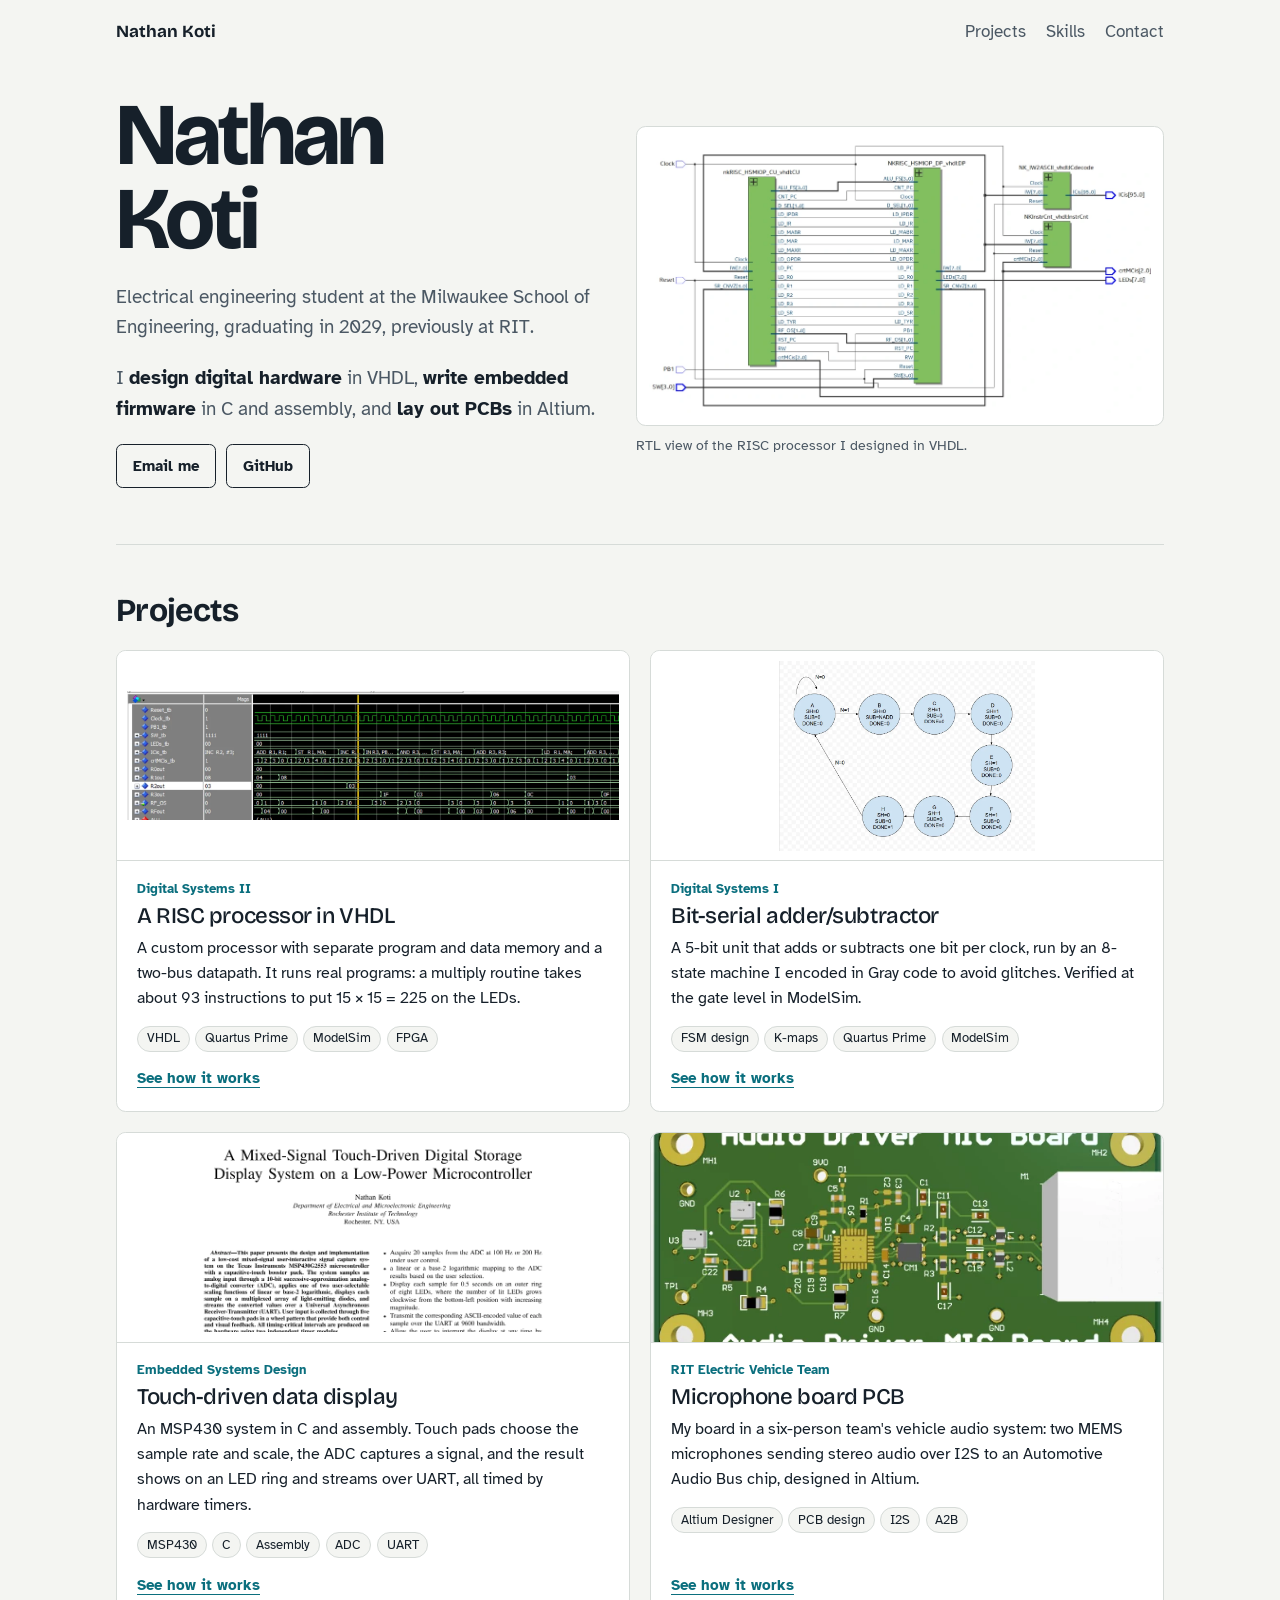
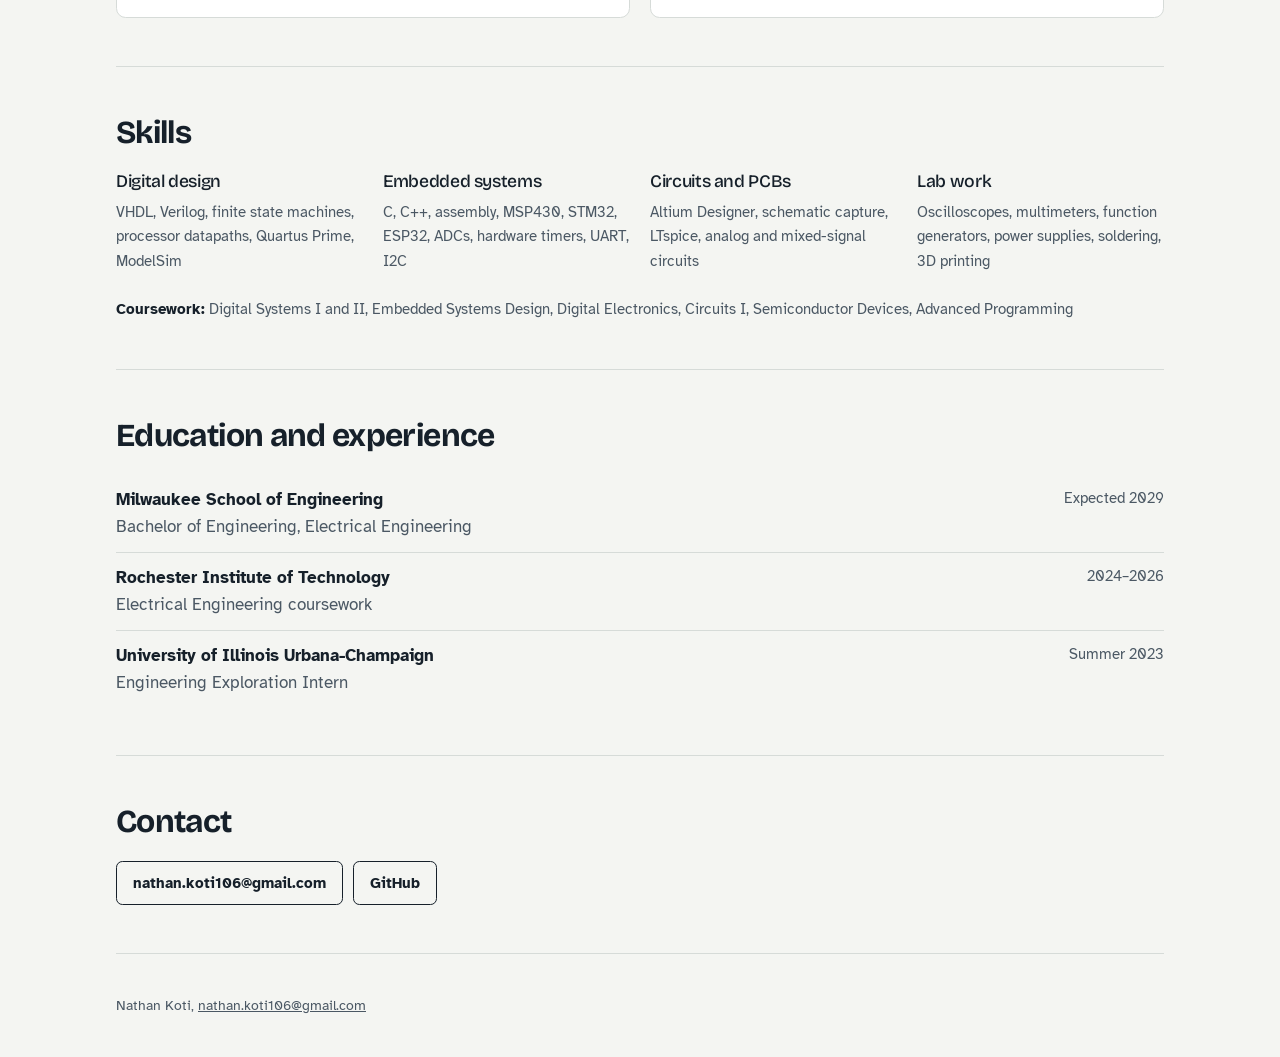
<file: index.html>
<!doctype html>
<html lang="en">
<head>
<meta charset="utf-8">
<meta name="viewport" content="width=device-width, initial-scale=1">
<title>Nathan Koti</title>
<meta name="description" content="Nathan Koti, electrical engineering student at MSOE. Digital design, embedded systems, and PCB projects.">
<link rel="preconnect" href="https://fonts.googleapis.com">
<link rel="preconnect" href="https://fonts.gstatic.com" crossorigin>
<link href="https://fonts.googleapis.com/css2?family=Bricolage+Grotesque:opsz,wght@12..96,500;12..96,700&family=Atkinson+Hyperlegible:wght@400;700&display=swap" rel="stylesheet">
<link rel="stylesheet" href="style.css">
</head>
<body>
<div class="wrap" id="top">
  <header class="top">
    <a class="mark" href="#top">Nathan Koti</a>
    <nav aria-label="Main">
      <a href="#projects">Projects</a>
      <a href="#skills">Skills</a>
      <a href="#contact">Contact</a>
    </nav>
  </header>

  <section class="hero">
    <div>
      <h1>Nathan<br>Koti</h1>
      <p>Electrical engineering student at the Milwaukee School of Engineering, graduating in 2029, previously at RIT.</p>
      <p>I <strong>design digital hardware</strong> in VHDL, <strong>write embedded firmware</strong> in C and assembly, and <strong>lay out PCBs</strong> in Altium.</p>
      <div class="btns">
        <a class="btn" href="mailto:nathan.koti106@gmail.com">Email me</a>
        <a class="btn" href="https://github.com/nathan-koti">GitHub</a>
      </div>
    </div>
    <figure class="rtl">
      <a href="risc.html" aria-label="Read about the RISC processor"><img src="risc-rtl.webp" alt="Quartus RTL view of my RISC processor: the control unit block wired to the datapath block, with two small debug blocks" width="1053" height="575"></a>
      <figcaption>RTL view of the RISC processor I designed in VHDL.</figcaption>
    </figure>
  </section>

  <section class="block" id="projects">
    <h2>Projects</h2>
    <div class="projects">
      <a class="card" href="risc.html">
        <div class="pic"><img src="risc-waveform.webp" alt="ModelSim waveform of the processor running a program" width="1400" height="368" loading="lazy"></div>
        <div class="txt">
          <span class="from">Digital Systems II</span>
          <h3>A RISC processor in VHDL</h3>
          <p>A custom processor with separate program and data memory and a two-bus datapath. It runs real programs: a multiply routine takes about 93 instructions to put 15 × 15 = 225 on the LEDs.</p>
          <ul class="tags"><li>VHDL</li><li>Quartus Prime</li><li>ModelSim</li><li>FPGA</li></ul>
          <span class="more">See how it works</span>
        </div>
      </a>
      <a class="card" href="serial-adder.html">
        <div class="pic"><img src="fsm-states.webp" alt="State diagram of the serial adder controller" width="908" height="671" loading="lazy"></div>
        <div class="txt">
          <span class="from">Digital Systems I</span>
          <h3>Bit-serial adder/subtractor</h3>
          <p>A 5-bit unit that adds or subtracts one bit per clock, run by an 8-state machine I encoded in Gray code to avoid glitches. Verified at the gate level in ModelSim.</p>
          <ul class="tags"><li>FSM design</li><li>K-maps</li><li>Quartus Prime</li><li>ModelSim</li></ul>
          <span class="more">See how it works</span>
        </div>
      </a>
      <a class="card" href="touch-display.html">
        <div class="pic"><img src="touch-paper.webp" alt="Title and abstract of my IEEE-format report on the touch-driven display" width="1480" height="802" loading="lazy"></div>
        <div class="txt">
          <span class="from">Embedded Systems Design</span>
          <h3>Touch-driven data display</h3>
          <p>An MSP430 system in C and assembly. Touch pads choose the sample rate and scale, the ADC captures a signal, and the result shows on an LED ring and streams over UART, all timed by hardware timers.</p>
          <ul class="tags"><li>MSP430</li><li>C</li><li>Assembly</li><li>ADC</li><li>UART</li></ul>
          <span class="more">See how it works</span>
        </div>
      </a>
      <a class="card" href="mic-board.html">
        <div class="pic fill"><img src="ev-mic-board-3d.webp" alt="3D render of the microphone board PCB" width="626" height="318" loading="lazy"></div>
        <div class="txt">
          <span class="from">RIT Electric Vehicle Team</span>
          <h3>Microphone board PCB</h3>
          <p>My board in a six-person team's vehicle audio system: two MEMS microphones sending stereo audio over I2S to an Automotive Audio Bus chip, designed in Altium.</p>
          <ul class="tags"><li>Altium Designer</li><li>PCB design</li><li>I2S</li><li>A2B</li></ul>
          <span class="more">See how it works</span>
        </div>
      </a>
    </div>
  </section>

  <section class="block" id="skills">
    <h2>Skills</h2>
    <div class="skills">
      <div><h3>Digital design</h3><p>VHDL, Verilog, finite state machines, processor datapaths, Quartus Prime, ModelSim</p></div>
      <div><h3>Embedded systems</h3><p>C, C++, assembly, MSP430, STM32, ESP32, ADCs, hardware timers, UART, I2C</p></div>
      <div><h3>Circuits and PCBs</h3><p>Altium Designer, schematic capture, LTspice, analog and mixed-signal circuits</p></div>
      <div><h3>Lab work</h3><p>Oscilloscopes, multimeters, function generators, power supplies, soldering, 3D printing</p></div>
    </div>
    <p class="coursework"><b>Coursework:</b> Digital Systems I and II, Embedded Systems Design, Digital Electronics, Circuits I, Semiconductor Devices, Advanced Programming</p>
  </section>

  <section class="block">
    <h2>Education and experience</h2>
    <ul class="rows">
      <li><div><b>Milwaukee School of Engineering</b><br><span>Bachelor of Engineering, Electrical Engineering</span></div><span class="when">Expected 2029</span></li>
      <li><div><b>Rochester Institute of Technology</b><br><span>Electrical Engineering coursework</span></div><span class="when">2024–2026</span></li>
      <li><div><b>University of Illinois Urbana-Champaign</b><br><span>Engineering Exploration Intern</span></div><span class="when">Summer 2023</span></li>
    </ul>
  </section>

  <section class="block" id="contact">
    <h2>Contact</h2>
    <div class="btns">
      <a class="btn" href="mailto:nathan.koti106@gmail.com">nathan.koti106@gmail.com</a>
      <a class="btn" href="https://github.com/nathan-koti">GitHub</a>
    </div>
  </section>

  <footer>Nathan Koti, <a href="mailto:nathan.koti106@gmail.com">nathan.koti106@gmail.com</a></footer>
</div>
</body>
</html>
</file>
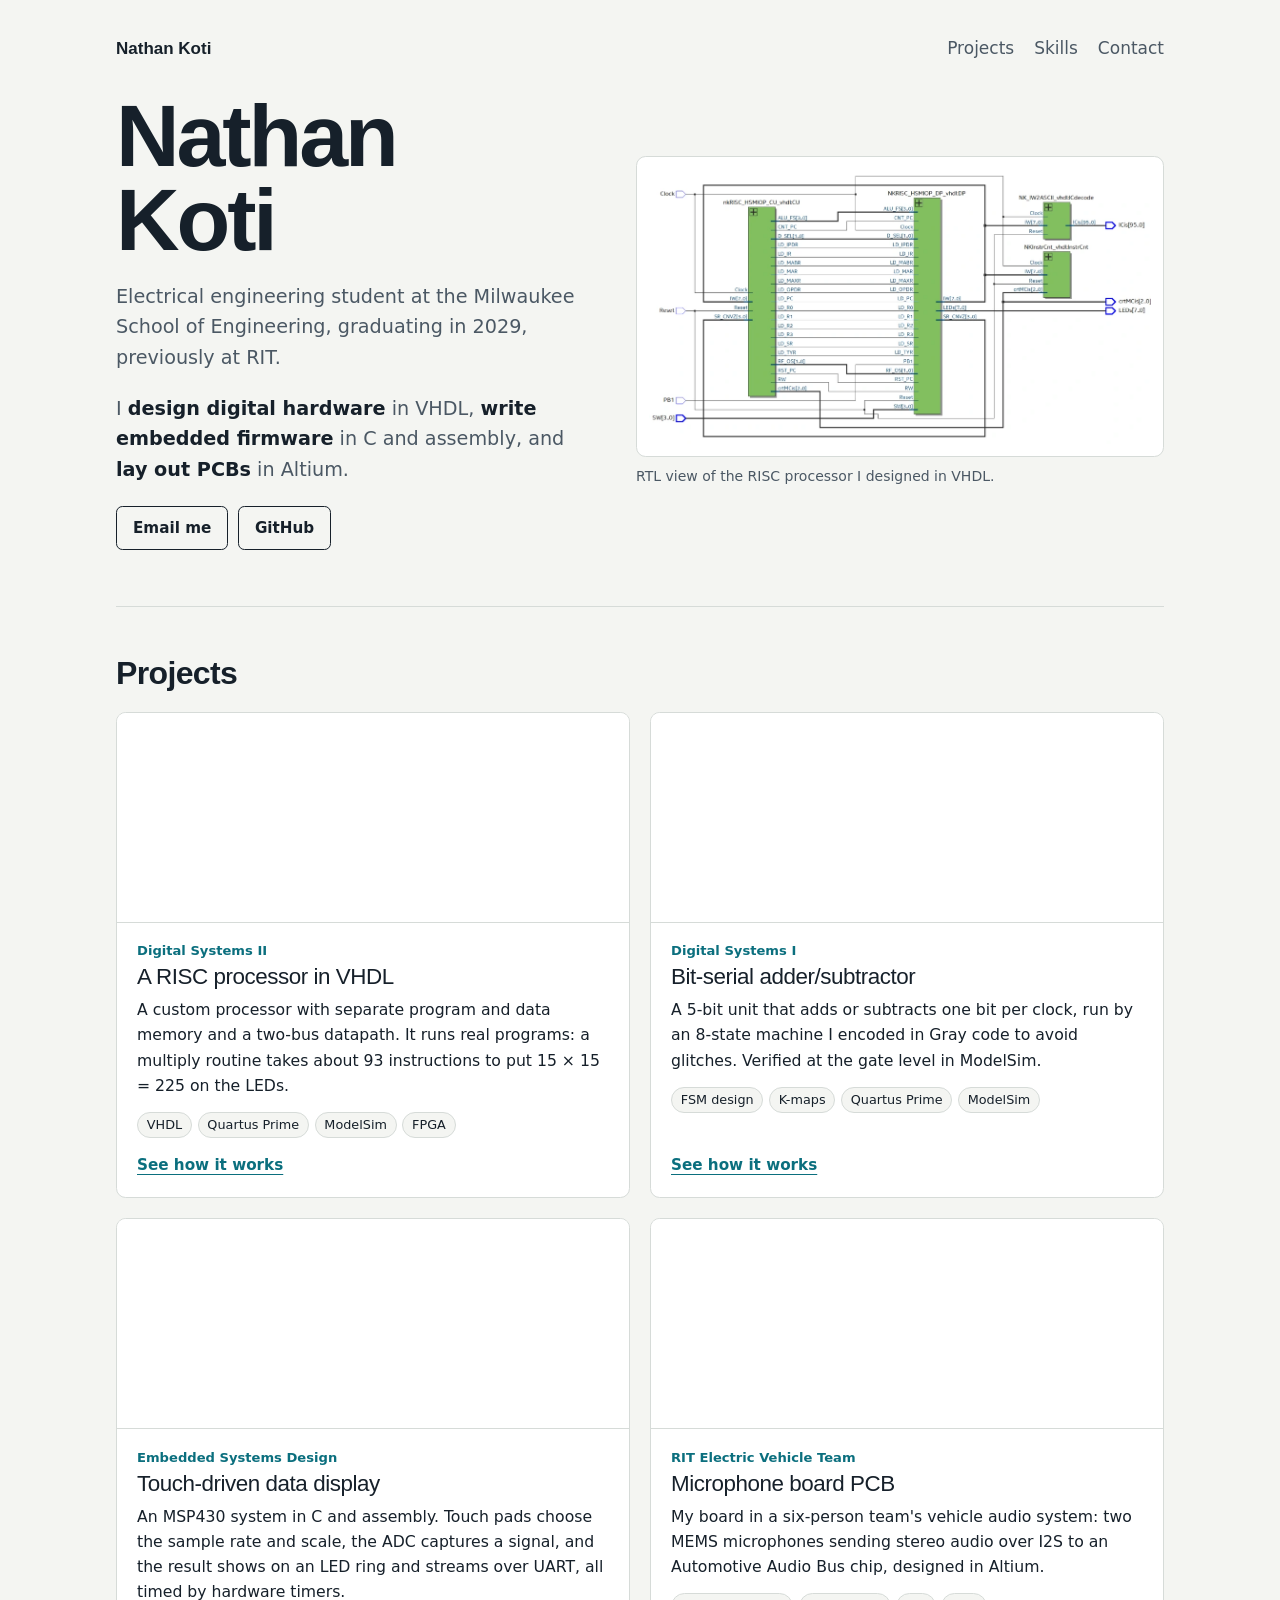
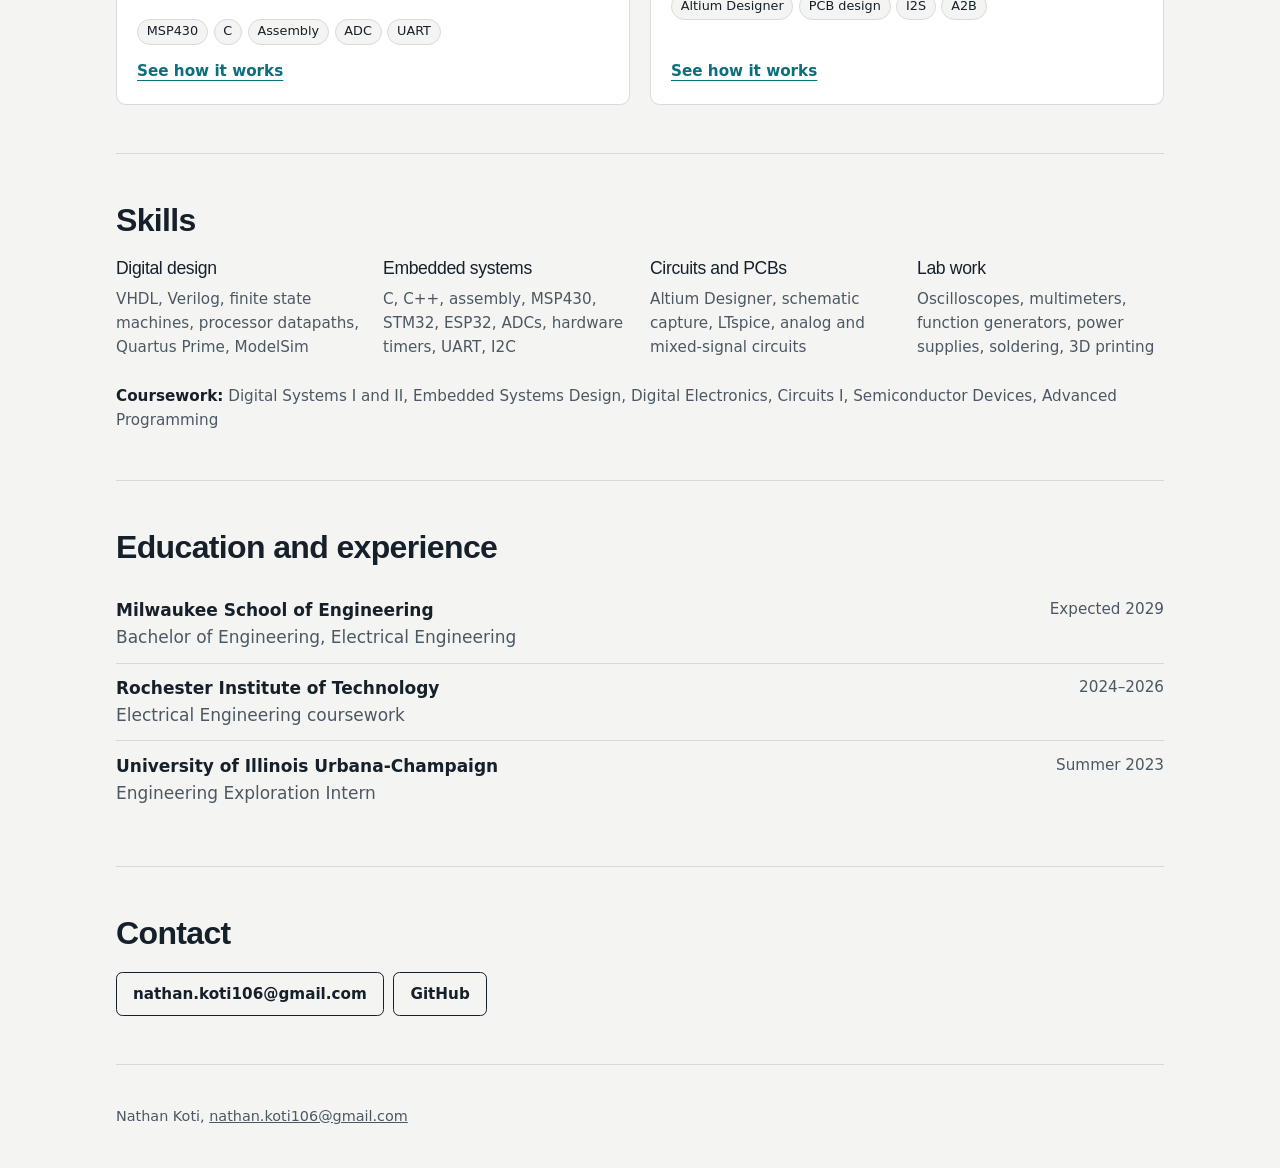
<file: academic.html>
<!doctype html>
<html lang="en">
<head>
<meta charset="utf-8">
<title>Nathan Koti</title>
<meta http-equiv="refresh" content="0; url=index.html#projects">
</head>
<body><p>This page moved to <a href="index.html#projects">nathan-koti.github.io</a>.</p></body>
</html>
</file>
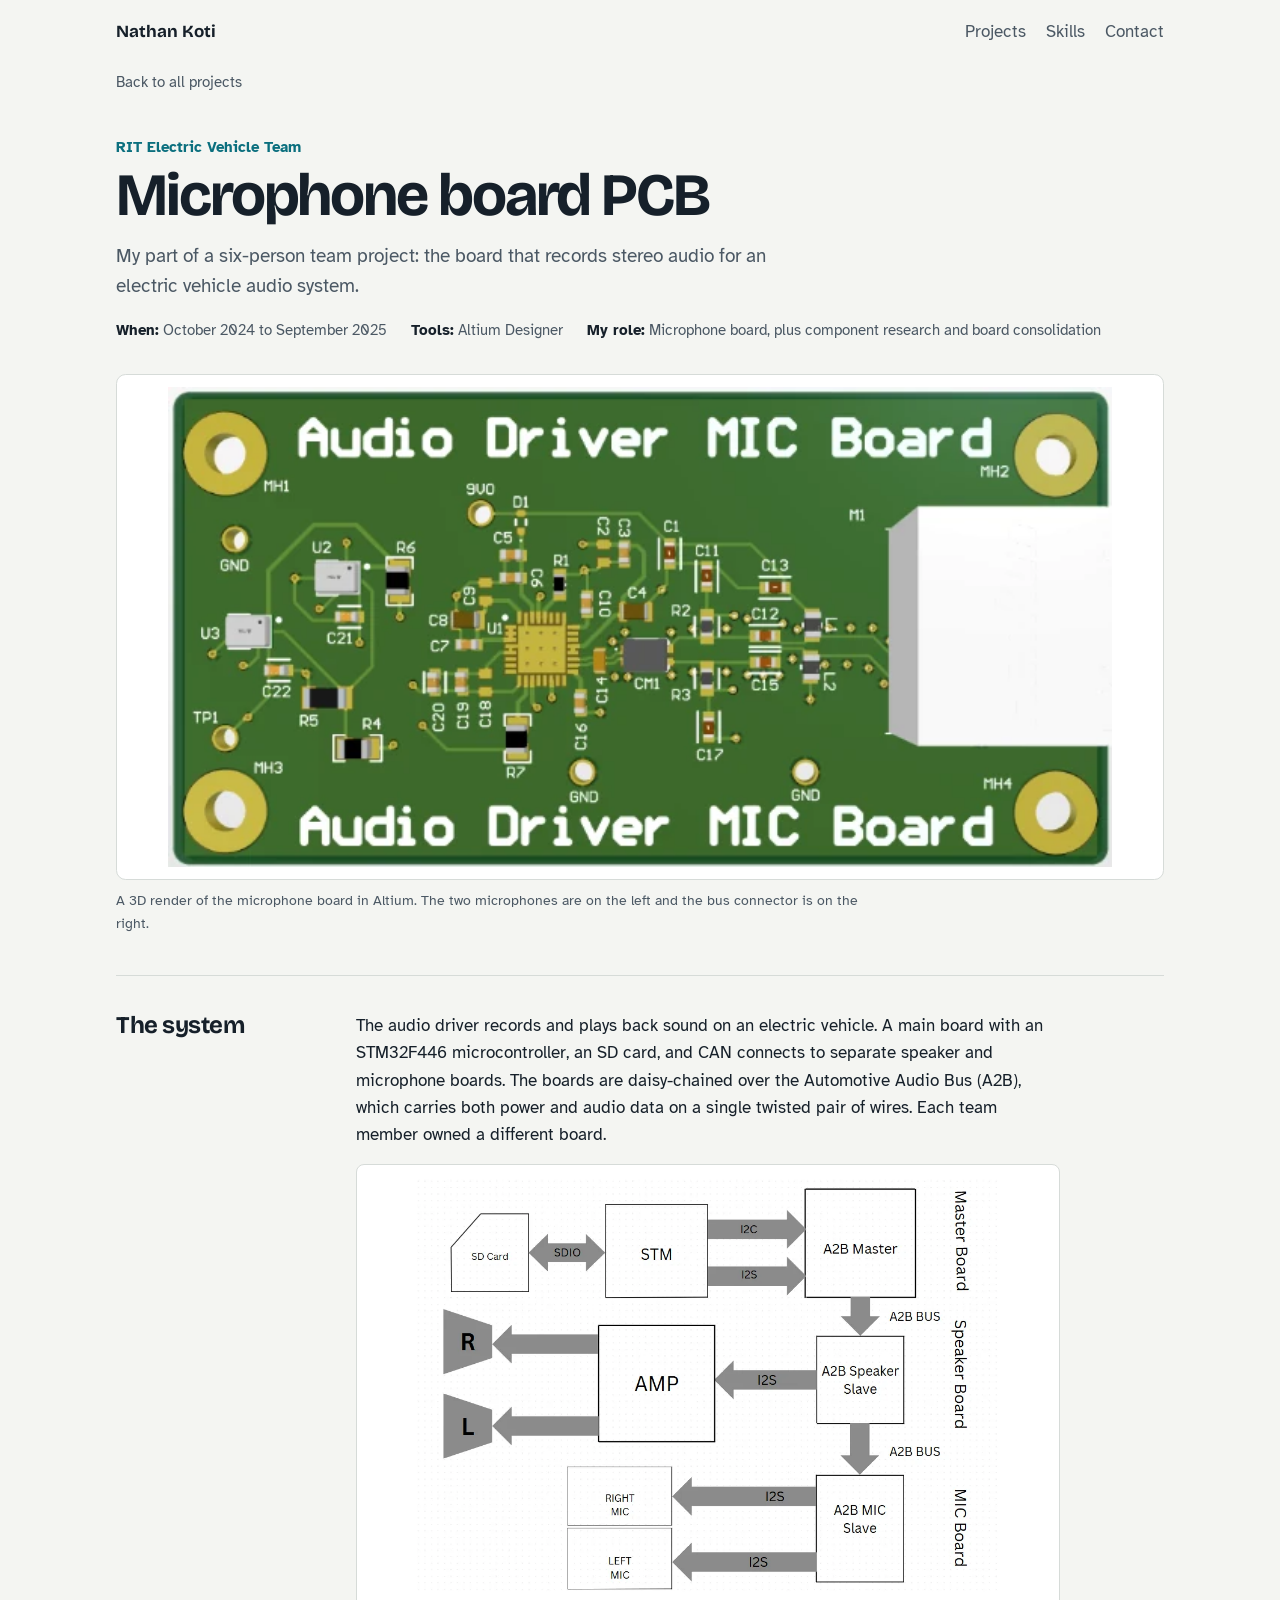
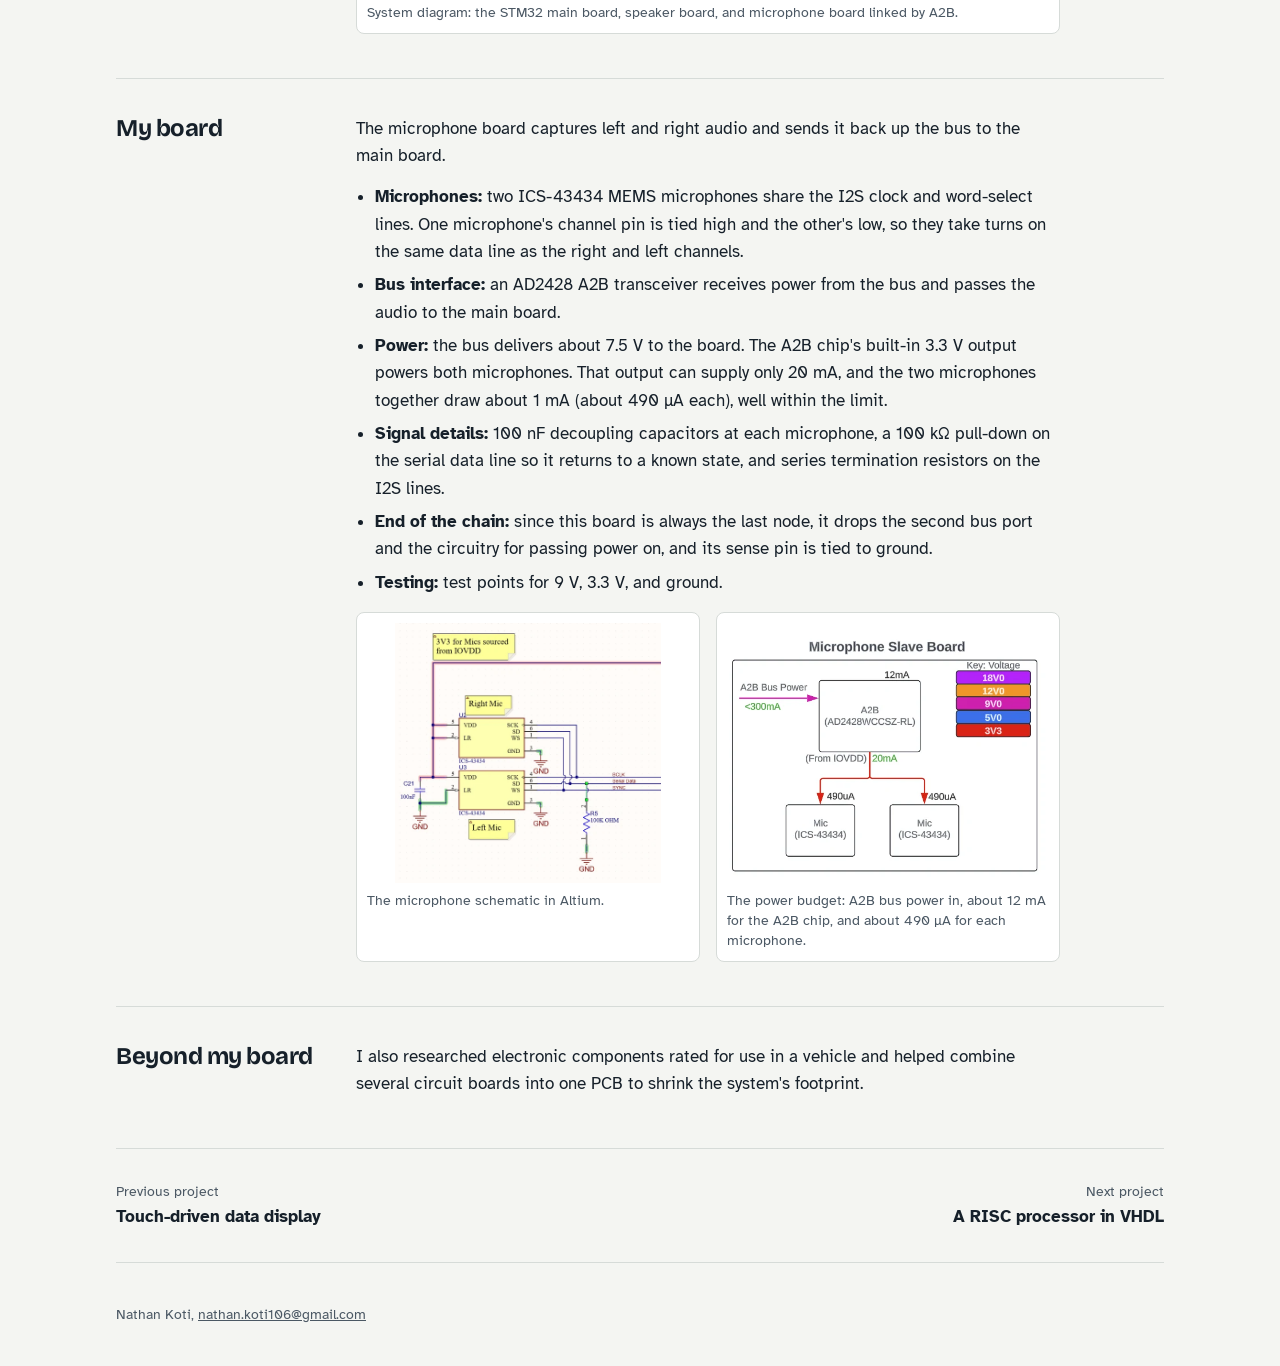
<file: mic-board.html>
<!doctype html>
<html lang="en">
<head>
<meta charset="utf-8">
<meta name="viewport" content="width=device-width, initial-scale=1">
<title>Microphone board PCB | Nathan Koti</title>
<meta name="description" content="The microphone board Nathan Koti worked on for the RIT Electric Vehicle Team audio driver.">
<link rel="preconnect" href="https://fonts.googleapis.com">
<link rel="preconnect" href="https://fonts.gstatic.com" crossorigin>
<link href="https://fonts.googleapis.com/css2?family=Bricolage+Grotesque:opsz,wght@12..96,500;12..96,700&family=Atkinson+Hyperlegible:wght@400;700&display=swap" rel="stylesheet">
<link rel="stylesheet" href="style.css">
</head>
<body>
<div class="wrap" id="top">
  <header class="top">
    <a class="mark" href="index.html">Nathan Koti</a>
    <nav aria-label="Main">
      <a href="index.html#projects">Projects</a>
      <a href="index.html#skills">Skills</a>
      <a href="index.html#contact">Contact</a>
    </nav>
  </header>
  <a class="back" href="index.html#projects">Back to all projects</a>
  <div class="d-head">
    <p class="from">RIT Electric Vehicle Team</p>
    <h1>Microphone board PCB</h1>
    <p class="sum">My part of a six-person team project: the board that records stereo audio for an electric vehicle audio system.</p>
    <ul class="meta"><li><b>When:</b> October 2024 to September 2025</li><li><b>Tools:</b> Altium Designer</li><li><b>My role:</b> Microphone board, plus component research and board consolidation</li></ul>
  </div>
  <figure class="hero-fig"><a href="ev-mic-board-3d.webp"><img src="ev-mic-board-3d.webp" alt="3D render of the microphone board PCB" width="626" height="318"></a><figcaption>A 3D render of the microphone board in Altium. The two microphones are on the left and the bus connector is on the right.</figcaption></figure>
  <section class="d-body">
    <h2>The system</h2>
    <div class="prose">
      <p>The audio driver records and plays back sound on an electric vehicle. A main board with an STM32F446 microcontroller, an SD card, and CAN connects to separate speaker and microphone boards. The boards are daisy-chained over the Automotive Audio Bus (A2B), which carries both power and audio data on a single twisted pair of wires. Each team member owned a different board.</p>
      <div class="figs">
        <figure class="wide"><a href="ev-system.webp"><img src="ev-system.webp" alt="Block diagram of the audio system" width="1028" height="743" loading="lazy"></a><figcaption>System diagram: the STM32 main board, speaker board, and microphone board linked by A2B.</figcaption></figure>
      </div>
    </div>
  </section>
  <section class="d-body">
    <h2>My board</h2>
    <div class="prose">
      <p>The microphone board captures left and right audio and sends it back up the bus to the main board.</p>
      <ul>
        <li><b>Microphones:</b> two ICS-43434 MEMS microphones share the I2S clock and word-select lines. One microphone's channel pin is tied high and the other's low, so they take turns on the same data line as the right and left channels.</li>
        <li><b>Bus interface:</b> an AD2428 A2B transceiver receives power from the bus and passes the audio to the main board.</li>
        <li><b>Power:</b> the bus delivers about 7.5 V to the board. The A2B chip's built-in 3.3 V output powers both microphones. That output can supply only 20 mA, and the two microphones together draw about 1 mA (about 490 µA each), well within the limit.</li>
        <li><b>Signal details:</b> 100 nF decoupling capacitors at each microphone, a 100 kΩ pull-down on the serial data line so it returns to a known state, and series termination resistors on the I2S lines.</li>
        <li><b>End of the chain:</b> since this board is always the last node, it drops the second bus port and the circuitry for passing power on, and its sense pin is tied to ground.</li>
        <li><b>Testing:</b> test points for 9 V, 3.3 V, and ground.</li>
      </ul>
      <div class="figs">
        <figure><a href="ev-mic-schematic.webp"><img src="ev-mic-schematic.webp" alt="Altium schematic of the two microphones" width="580" height="568" loading="lazy"></a><figcaption>The microphone schematic in Altium.</figcaption></figure>
        <figure><a href="ev-mic-power.webp"><img src="ev-mic-power.webp" alt="Power diagram of the microphone board" width="555" height="455" loading="lazy"></a><figcaption>The power budget: A2B bus power in, about 12 mA for the A2B chip, and about 490 µA for each microphone.</figcaption></figure>
      </div>
    </div>
  </section>
  <section class="d-body">
    <h2>Beyond my board</h2>
    <div class="prose">
      <p>I also researched electronic components rated for use in a vehicle and helped combine several circuit boards into one PCB to shrink the system's footprint.</p>
    </div>
  </section>
  <nav class="next" aria-label="More projects">
    <a href="touch-display.html"><span>Previous project</span>Touch-driven data display</a>
    <a href="risc.html" style="text-align:right"><span>Next project</span>A RISC processor in VHDL</a>
  </nav>
  <footer>Nathan Koti, <a href="mailto:nathan.koti106@gmail.com">nathan.koti106@gmail.com</a></footer>
</div>
</body>
</html>
</file>
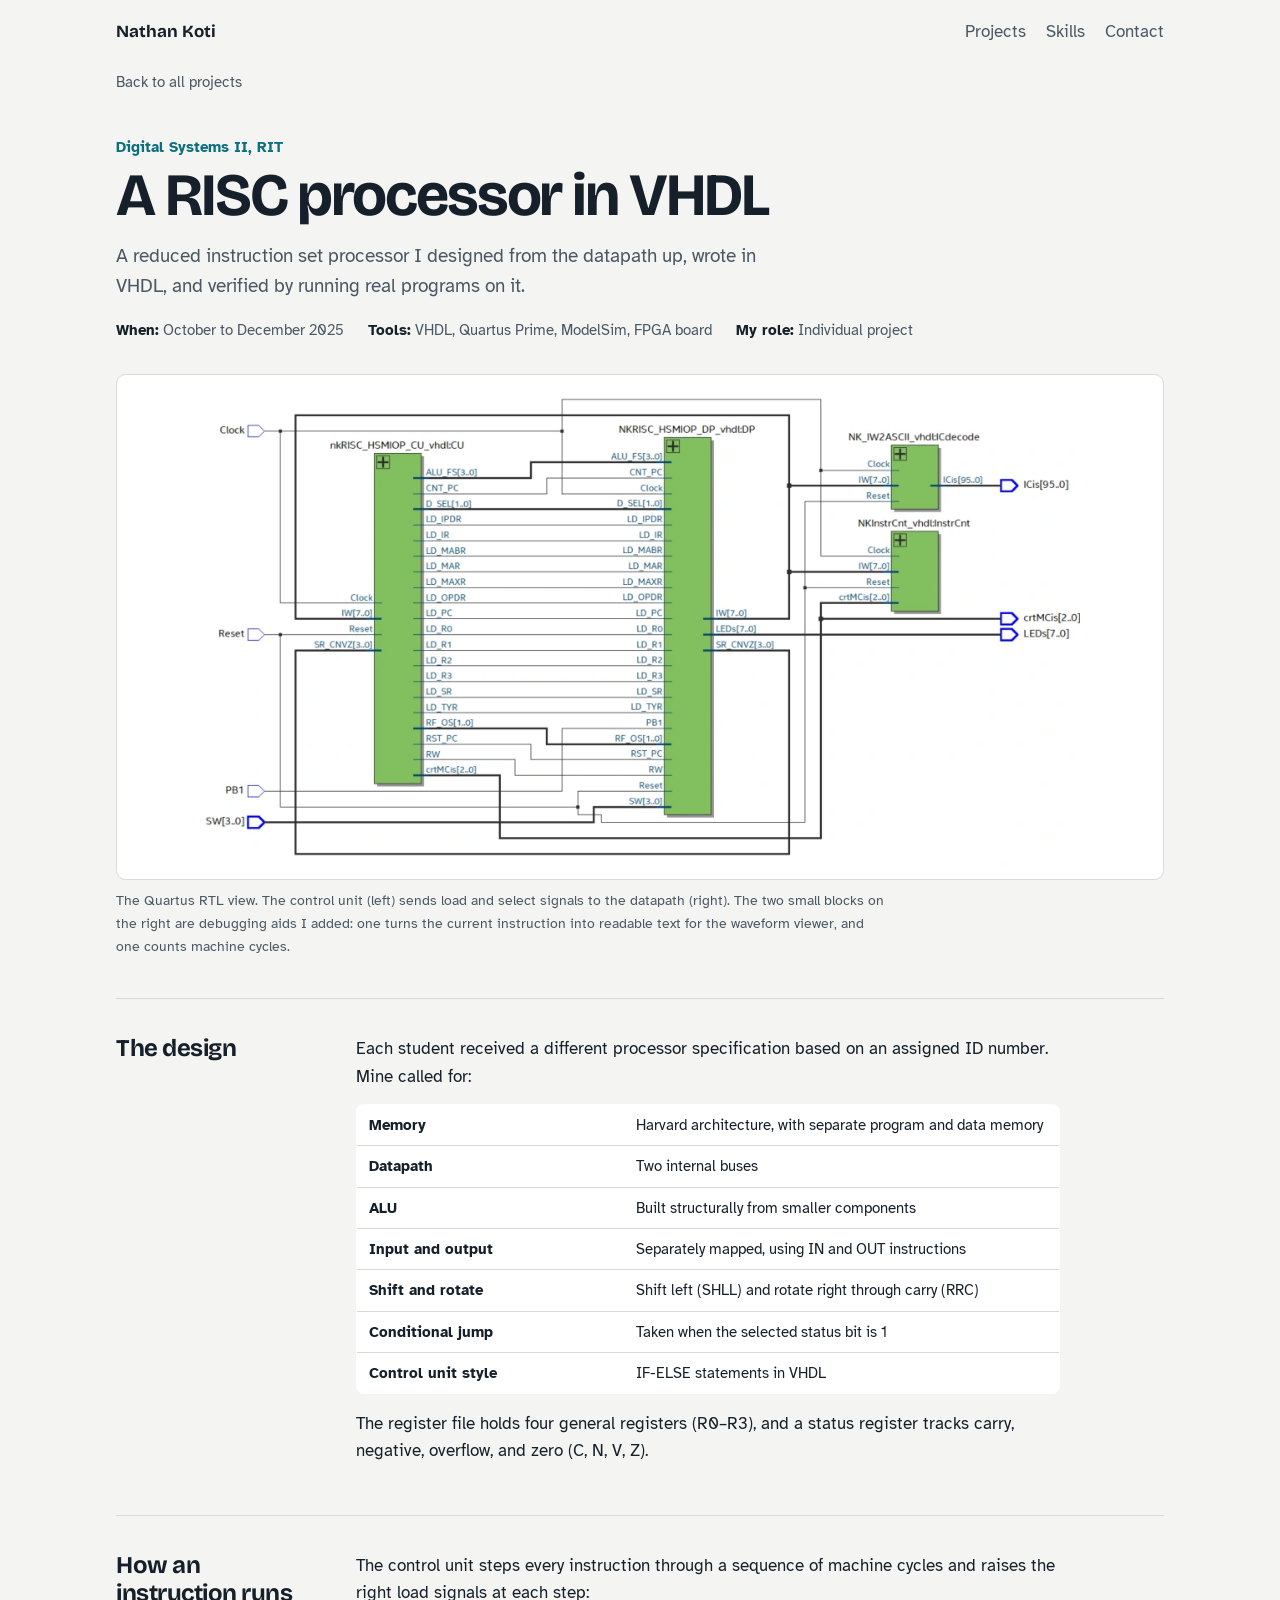
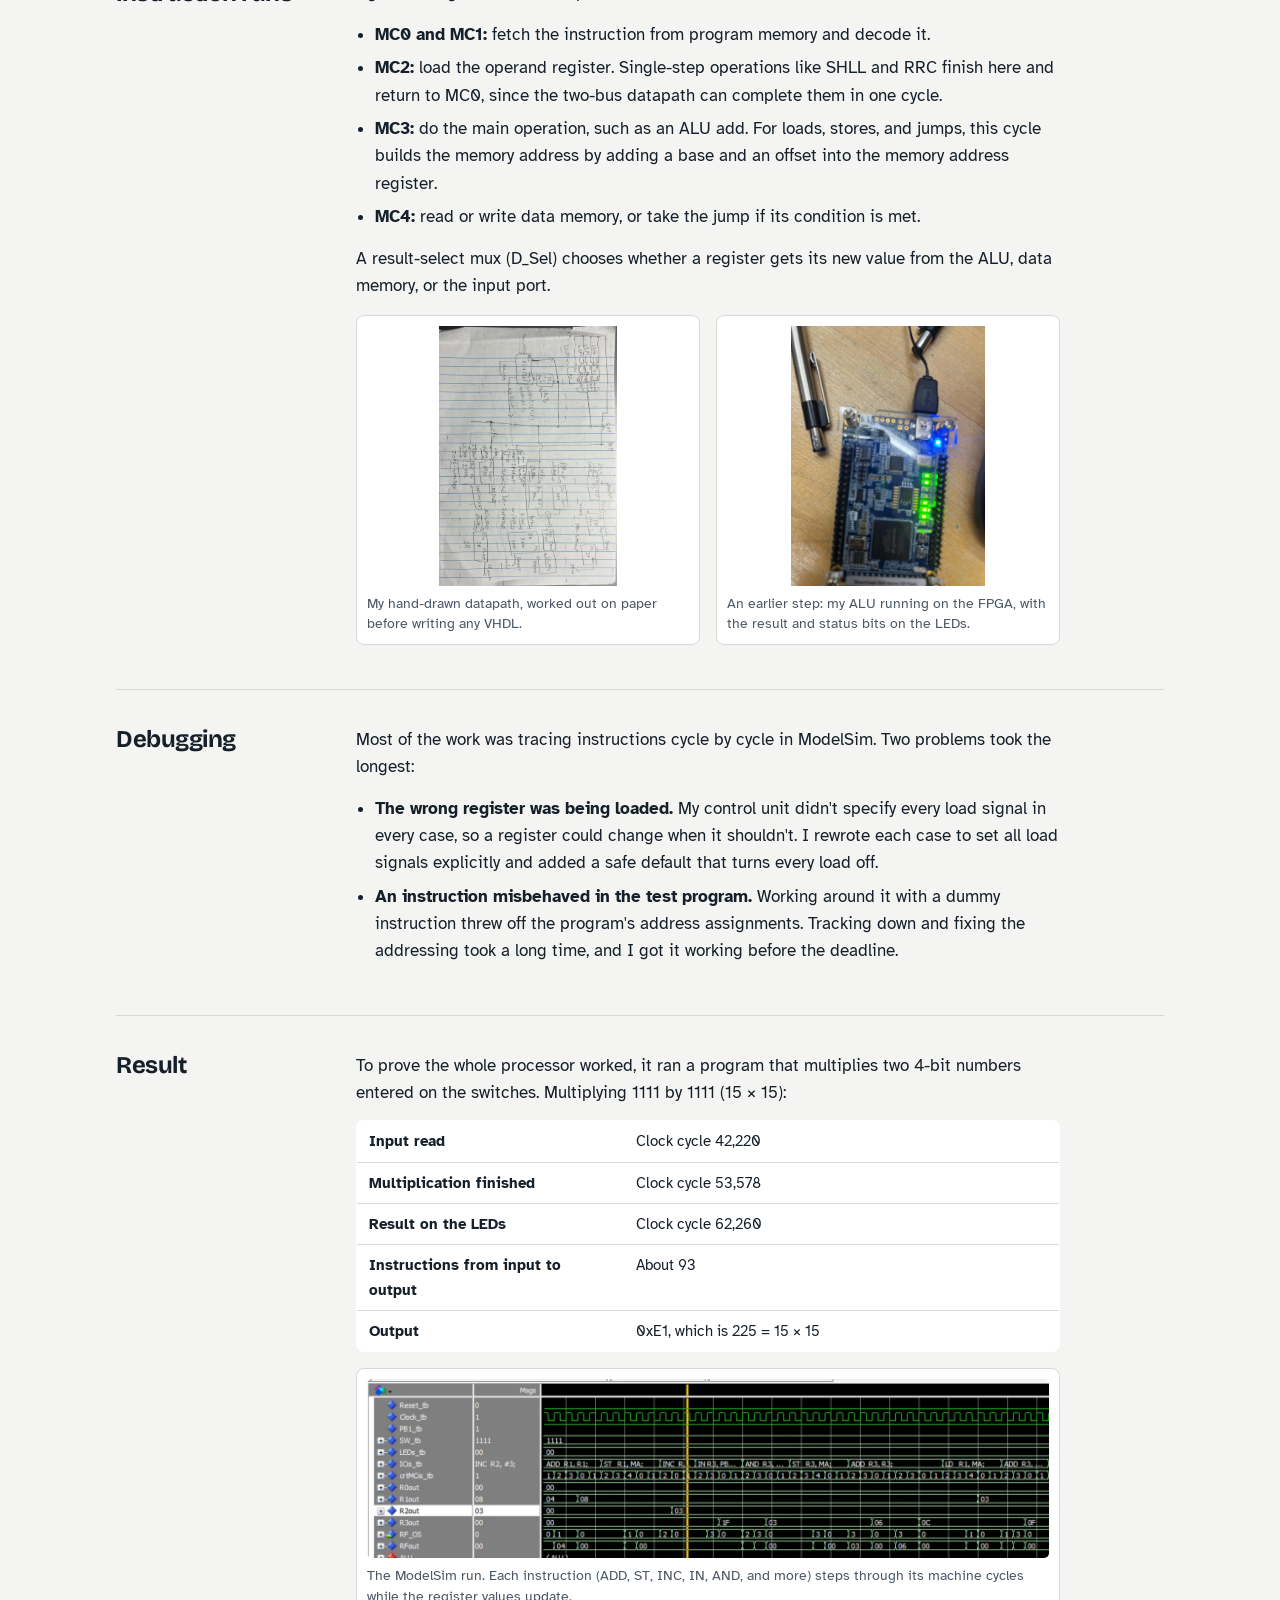
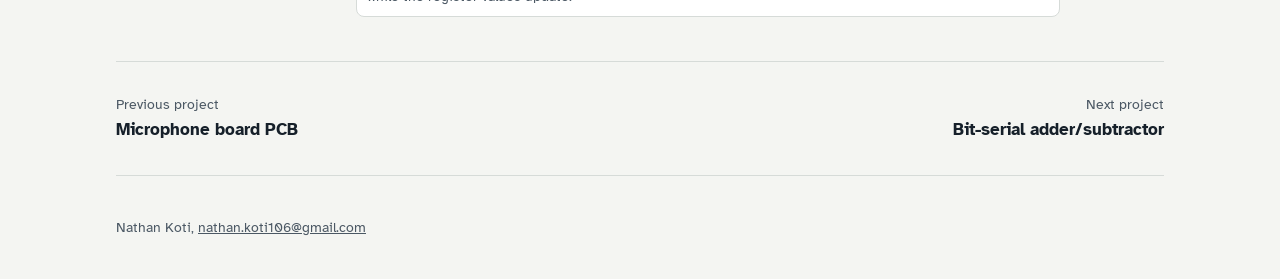
<file: risc.html>
<!doctype html>
<html lang="en">
<head>
<meta charset="utf-8">
<meta name="viewport" content="width=device-width, initial-scale=1">
<title>RISC processor | Nathan Koti</title>
<meta name="description" content="A custom RISC processor with Harvard architecture and a two-bus datapath, designed in VHDL by Nathan Koti.">
<link rel="preconnect" href="https://fonts.googleapis.com">
<link rel="preconnect" href="https://fonts.gstatic.com" crossorigin>
<link href="https://fonts.googleapis.com/css2?family=Bricolage+Grotesque:opsz,wght@12..96,500;12..96,700&family=Atkinson+Hyperlegible:wght@400;700&display=swap" rel="stylesheet">
<link rel="stylesheet" href="style.css">
</head>
<body>
<div class="wrap" id="top">
  <header class="top">
    <a class="mark" href="index.html">Nathan Koti</a>
    <nav aria-label="Main">
      <a href="index.html#projects">Projects</a>
      <a href="index.html#skills">Skills</a>
      <a href="index.html#contact">Contact</a>
    </nav>
  </header>
  <a class="back" href="index.html#projects">Back to all projects</a>
  <div class="d-head">
    <p class="from">Digital Systems II, RIT</p>
    <h1>A RISC processor in VHDL</h1>
    <p class="sum">A reduced instruction set processor I designed from the datapath up, wrote in VHDL, and verified by running real programs on it.</p>
    <ul class="meta"><li><b>When:</b> October to December 2025</li><li><b>Tools:</b> VHDL, Quartus Prime, ModelSim, FPGA board</li><li><b>My role:</b> Individual project</li></ul>
  </div>
  <figure class="hero-fig"><a href="risc-rtl.webp"><img src="risc-rtl.webp" alt="Quartus RTL view of the processor" width="1053" height="575"></a><figcaption>The Quartus RTL view. The control unit (left) sends load and select signals to the datapath (right). The two small blocks on the right are debugging aids I added: one turns the current instruction into readable text for the waveform viewer, and one counts machine cycles.</figcaption></figure>
  <section class="d-body">
    <h2>The design</h2>
    <div class="prose">
      <p>Each student received a different processor specification based on an assigned ID number. Mine called for:</p>
      <table class="spec">
        <tr><th>Memory</th><td>Harvard architecture, with separate program and data memory</td></tr>
        <tr><th>Datapath</th><td>Two internal buses</td></tr>
        <tr><th>ALU</th><td>Built structurally from smaller components</td></tr>
        <tr><th>Input and output</th><td>Separately mapped, using IN and OUT instructions</td></tr>
        <tr><th>Shift and rotate</th><td>Shift left (SHLL) and rotate right through carry (RRC)</td></tr>
        <tr><th>Conditional jump</th><td>Taken when the selected status bit is 1</td></tr>
        <tr><th>Control unit style</th><td>IF-ELSE statements in VHDL</td></tr>
      </table>
      <p>The register file holds four general registers (R0–R3), and a status register tracks carry, negative, overflow, and zero (C, N, V, Z).</p>
    </div>
  </section>
  <section class="d-body">
    <h2>How an instruction runs</h2>
    <div class="prose">
      <p>The control unit steps every instruction through a sequence of machine cycles and raises the right load signals at each step:</p>
      <ul>
        <li><b>MC0 and MC1:</b> fetch the instruction from program memory and decode it.</li>
        <li><b>MC2:</b> load the operand register. Single-step operations like SHLL and RRC finish here and return to MC0, since the two-bus datapath can complete them in one cycle.</li>
        <li><b>MC3:</b> do the main operation, such as an ALU add. For loads, stores, and jumps, this cycle builds the memory address by adding a base and an offset into the memory address register.</li>
        <li><b>MC4:</b> read or write data memory, or take the jump if its condition is met.</li>
      </ul>
      <p>A result-select mux (D_Sel) chooses whether a register gets its new value from the ALU, data memory, or the input port.</p>
      <div class="figs">
        <figure><a href="risc-datapath-sketch.webp"><img src="risc-datapath-sketch.webp" alt="Hand-drawn datapath sketch" width="961" height="1400" loading="lazy"></a><figcaption>My hand-drawn datapath, worked out on paper before writing any VHDL.</figcaption></figure>
        <figure><a href="alu-fpga.webp"><img src="alu-fpga.webp" alt="FPGA board with LEDs lit showing an ALU result" width="923" height="1231" loading="lazy"></a><figcaption>An earlier step: my ALU running on the FPGA, with the result and status bits on the LEDs.</figcaption></figure>
      </div>
    </div>
  </section>
  <section class="d-body">
    <h2>Debugging</h2>
    <div class="prose">
      <p>Most of the work was tracing instructions cycle by cycle in ModelSim. Two problems took the longest:</p>
      <ul>
        <li><b>The wrong register was being loaded.</b> My control unit didn't specify every load signal in every case, so a register could change when it shouldn't. I rewrote each case to set all load signals explicitly and added a safe default that turns every load off.</li>
        <li><b>An instruction misbehaved in the test program.</b> Working around it with a dummy instruction threw off the program's address assignments. Tracking down and fixing the addressing took a long time, and I got it working before the deadline.</li>
      </ul>
    </div>
  </section>
  <section class="d-body">
    <h2>Result</h2>
    <div class="prose">
      <p>To prove the whole processor worked, it ran a program that multiplies two 4-bit numbers entered on the switches. Multiplying 1111 by 1111 (15 × 15):</p>
      <table class="spec">
        <tr><th>Input read</th><td>Clock cycle 42,220</td></tr>
        <tr><th>Multiplication finished</th><td>Clock cycle 53,578</td></tr>
        <tr><th>Result on the LEDs</th><td>Clock cycle 62,260</td></tr>
        <tr><th>Instructions from input to output</th><td>About 93</td></tr>
        <tr><th>Output</th><td>0xE1, which is 225 = 15 × 15</td></tr>
      </table>
      <div class="figs">
        <figure class="wide"><a href="risc-waveform.webp"><img src="risc-waveform.webp" alt="ModelSim waveform of the processor running the multiply program" width="1400" height="368" loading="lazy"></a><figcaption>The ModelSim run. Each instruction (ADD, ST, INC, IN, AND, and more) steps through its machine cycles while the register values update.</figcaption></figure>
      </div>
    </div>
  </section>
  <nav class="next" aria-label="More projects">
    <a href="mic-board.html"><span>Previous project</span>Microphone board PCB</a>
    <a href="serial-adder.html" style="text-align:right"><span>Next project</span>Bit-serial adder/subtractor</a>
  </nav>
  <footer>Nathan Koti, <a href="mailto:nathan.koti106@gmail.com">nathan.koti106@gmail.com</a></footer>
</div>
</body>
</html>
</file>
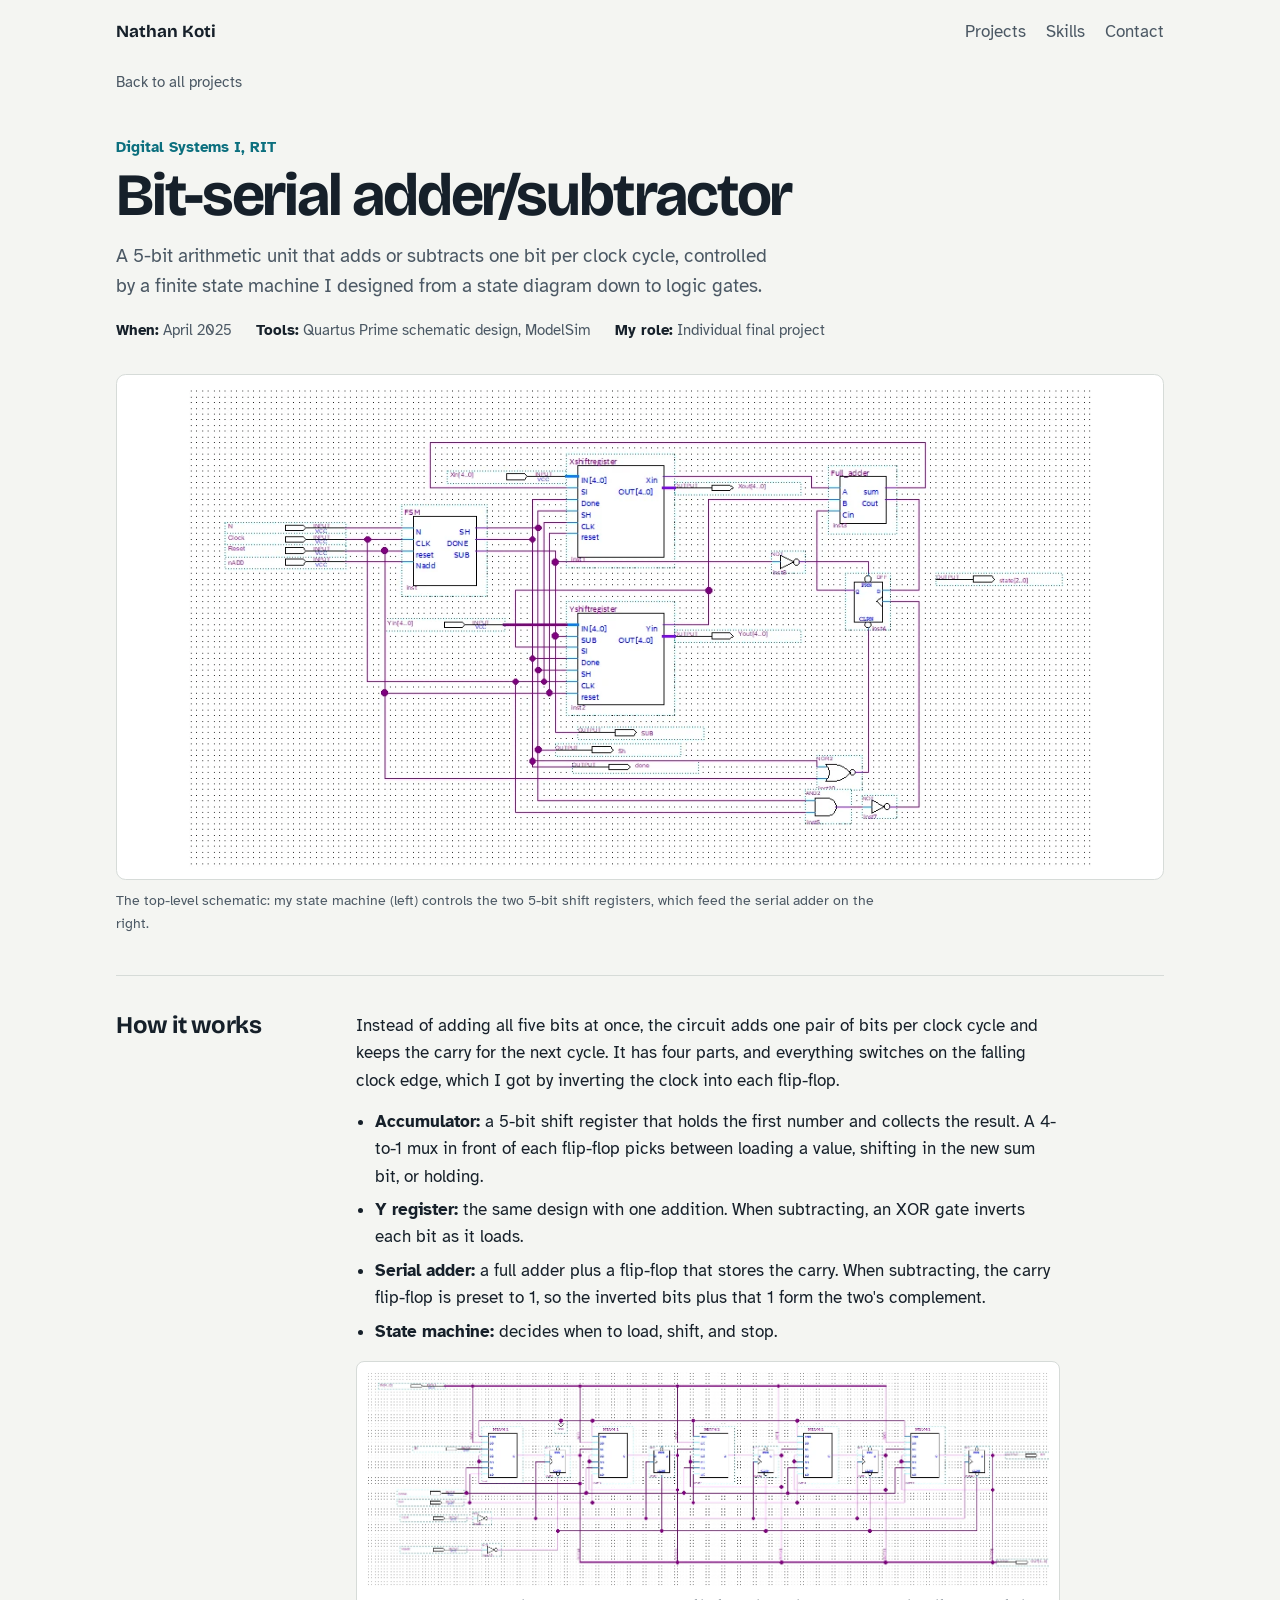
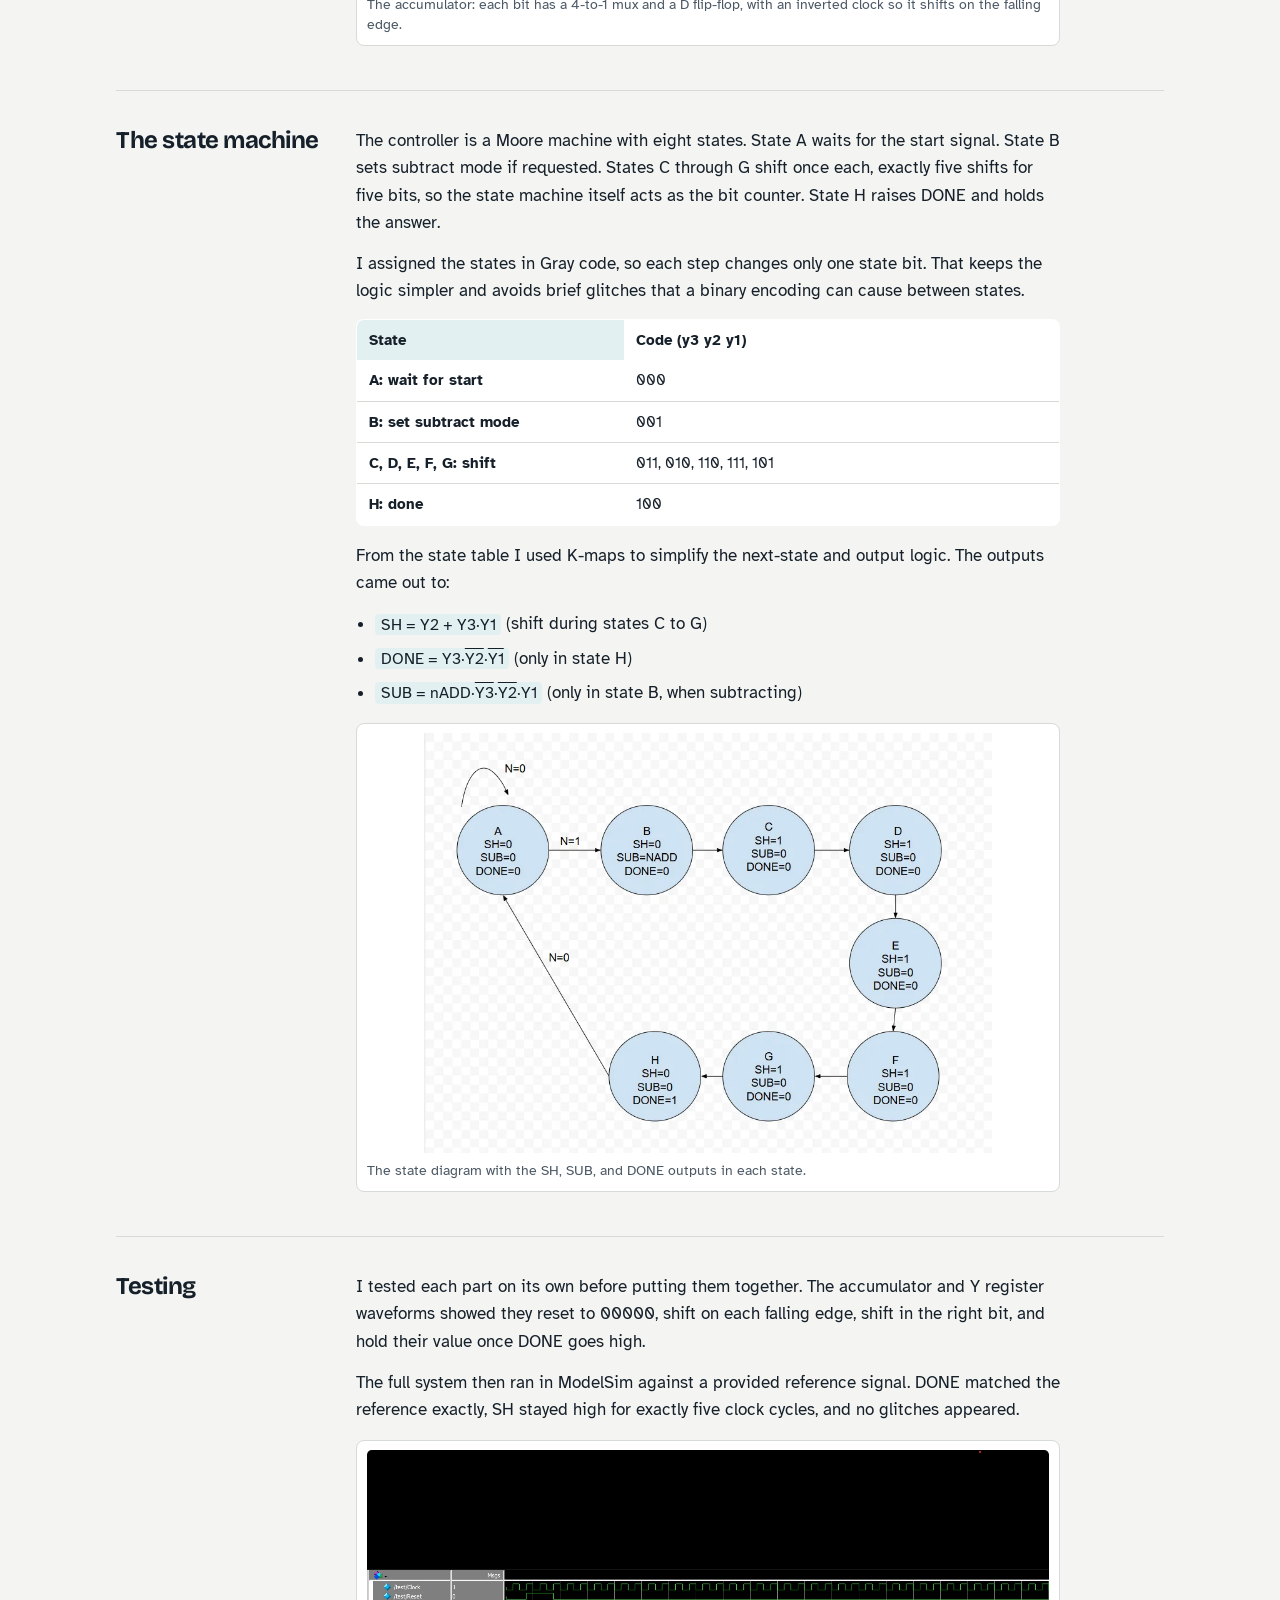
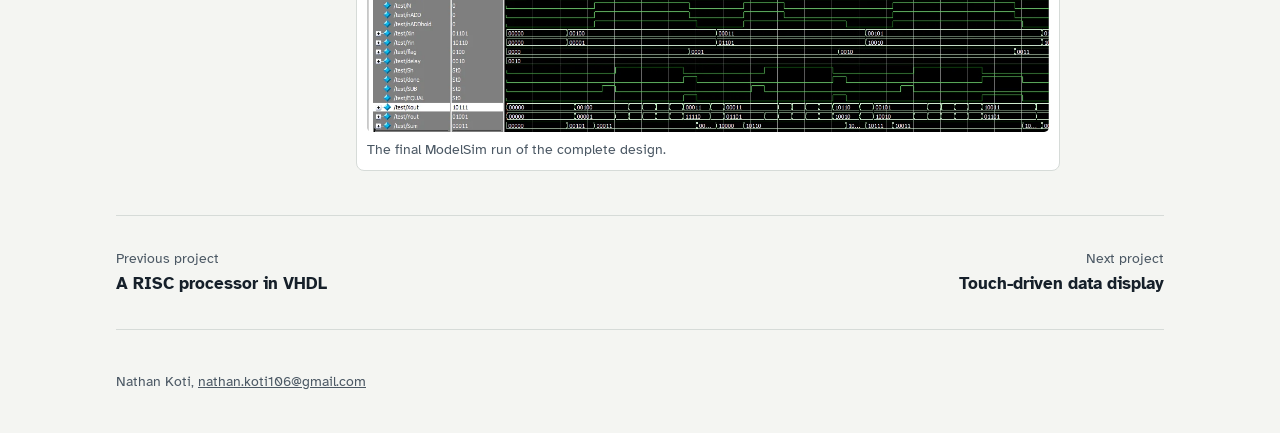
<file: serial-adder.html>
<!doctype html>
<html lang="en">
<head>
<meta charset="utf-8">
<meta name="viewport" content="width=device-width, initial-scale=1">
<title>Bit-serial adder/subtractor | Nathan Koti</title>
<meta name="description" content="A 5-bit bit-serial adder/subtractor controlled by a Gray-coded finite state machine, by Nathan Koti.">
<link rel="preconnect" href="https://fonts.googleapis.com">
<link rel="preconnect" href="https://fonts.gstatic.com" crossorigin>
<link href="https://fonts.googleapis.com/css2?family=Bricolage+Grotesque:opsz,wght@12..96,500;12..96,700&family=Atkinson+Hyperlegible:wght@400;700&display=swap" rel="stylesheet">
<link rel="stylesheet" href="style.css">
</head>
<body>
<div class="wrap" id="top">
  <header class="top">
    <a class="mark" href="index.html">Nathan Koti</a>
    <nav aria-label="Main">
      <a href="index.html#projects">Projects</a>
      <a href="index.html#skills">Skills</a>
      <a href="index.html#contact">Contact</a>
    </nav>
  </header>
  <a class="back" href="index.html#projects">Back to all projects</a>
  <div class="d-head">
    <p class="from">Digital Systems I, RIT</p>
    <h1>Bit-serial adder/subtractor</h1>
    <p class="sum">A 5-bit arithmetic unit that adds or subtracts one bit per clock cycle, controlled by a finite state machine I designed from a state diagram down to logic gates.</p>
    <ul class="meta"><li><b>When:</b> April 2025</li><li><b>Tools:</b> Quartus Prime schematic design, ModelSim</li><li><b>My role:</b> Individual final project</li></ul>
  </div>
  <figure class="hero-fig"><a href="ds1-schematic.webp"><img src="ds1-schematic.webp" alt="Top-level schematic connecting the state machine, two shift registers, and the serial adder" width="1015" height="540"></a><figcaption>The top-level schematic: my state machine (left) controls the two 5-bit shift registers, which feed the serial adder on the right.</figcaption></figure>
  <section class="d-body">
    <h2>How it works</h2>
    <div class="prose">
      <p>Instead of adding all five bits at once, the circuit adds one pair of bits per clock cycle and keeps the carry for the next cycle. It has four parts, and everything switches on the falling clock edge, which I got by inverting the clock into each flip-flop.</p>
      <ul>
        <li><b>Accumulator:</b> a 5-bit shift register that holds the first number and collects the result. A 4-to-1 mux in front of each flip-flop picks between loading a value, shifting in the new sum bit, or holding.</li>
        <li><b>Y register:</b> the same design with one addition. When subtracting, an XOR gate inverts each bit as it loads.</li>
        <li><b>Serial adder:</b> a full adder plus a flip-flop that stores the carry. When subtracting, the carry flip-flop is preset to 1, so the inverted bits plus that 1 form the two's complement.</li>
        <li><b>State machine:</b> decides when to load, shift, and stop.</li>
      </ul>
      <div class="figs">
        <figure class="wide"><a href="ds1-accumulator.webp"><img src="ds1-accumulator.webp" alt="Schematic of the 5-bit accumulator" width="1385" height="437" loading="lazy"></a><figcaption>The accumulator: each bit has a 4-to-1 mux and a D flip-flop, with an inverted clock so it shifts on the falling edge.</figcaption></figure>
      </div>
    </div>
  </section>
  <section class="d-body">
    <h2>The state machine</h2>
    <div class="prose">
      <p>The controller is a Moore machine with eight states. State A waits for the start signal. State B sets subtract mode if requested. States C through G shift once each, exactly five shifts for five bits, so the state machine itself acts as the bit counter. State H raises DONE and holds the answer.</p>
      <p>I assigned the states in Gray code, so each step changes only one state bit. That keeps the logic simpler and avoids brief glitches that a binary encoding can cause between states.</p>
      <table class="spec">
        <thead><tr><th>State</th><td><b>Code (y3 y2 y1)</b></td></tr></thead>
        <tr><th>A: wait for start</th><td>000</td></tr>
        <tr><th>B: set subtract mode</th><td>001</td></tr>
        <tr><th>C, D, E, F, G: shift</th><td>011, 010, 110, 111, 101</td></tr>
        <tr><th>H: done</th><td>100</td></tr>
      </table>
      <p>From the state table I used K-maps to simplify the next-state and output logic. The outputs came out to:</p>
      <ul>
        <li><span class="eq">SH = Y2 + Y3·Y1</span> (shift during states C to G)</li>
        <li><span class="eq">DONE = Y3·<span class="ov">Y2</span>·<span class="ov">Y1</span></span> (only in state H)</li>
        <li><span class="eq">SUB = nADD·<span class="ov">Y3</span>·<span class="ov">Y2</span>·Y1</span> (only in state B, when subtracting)</li>
      </ul>
      <div class="figs">
        <figure class="wide"><a href="fsm-states.webp"><img src="fsm-states.webp" alt="State diagram of the controller" width="908" height="671" loading="lazy"></a><figcaption>The state diagram with the SH, SUB, and DONE outputs in each state.</figcaption></figure>
      </div>
    </div>
  </section>
  <section class="d-body">
    <h2>Testing</h2>
    <div class="prose">
      <p>I tested each part on its own before putting them together. The accumulator and Y register waveforms showed they reset to 00000, shift on each falling edge, shift in the right bit, and hold their value once DONE goes high.</p>
      <p>The full system then ran in ModelSim against a provided reference signal. DONE matched the reference exactly, SH stayed high for exactly five clock cycles, and no glitches appeared.</p>
      <div class="figs">
        <figure class="wide"><a href="ds1-modelsim.webp"><img src="ds1-modelsim.webp" alt="ModelSim waveform of the full adder/subtractor" width="1330" height="549" loading="lazy"></a><figcaption>The final ModelSim run of the complete design.</figcaption></figure>
      </div>
    </div>
  </section>
  <nav class="next" aria-label="More projects">
    <a href="risc.html"><span>Previous project</span>A RISC processor in VHDL</a>
    <a href="touch-display.html" style="text-align:right"><span>Next project</span>Touch-driven data display</a>
  </nav>
  <footer>Nathan Koti, <a href="mailto:nathan.koti106@gmail.com">nathan.koti106@gmail.com</a></footer>
</div>
</body>
</html>
</file>
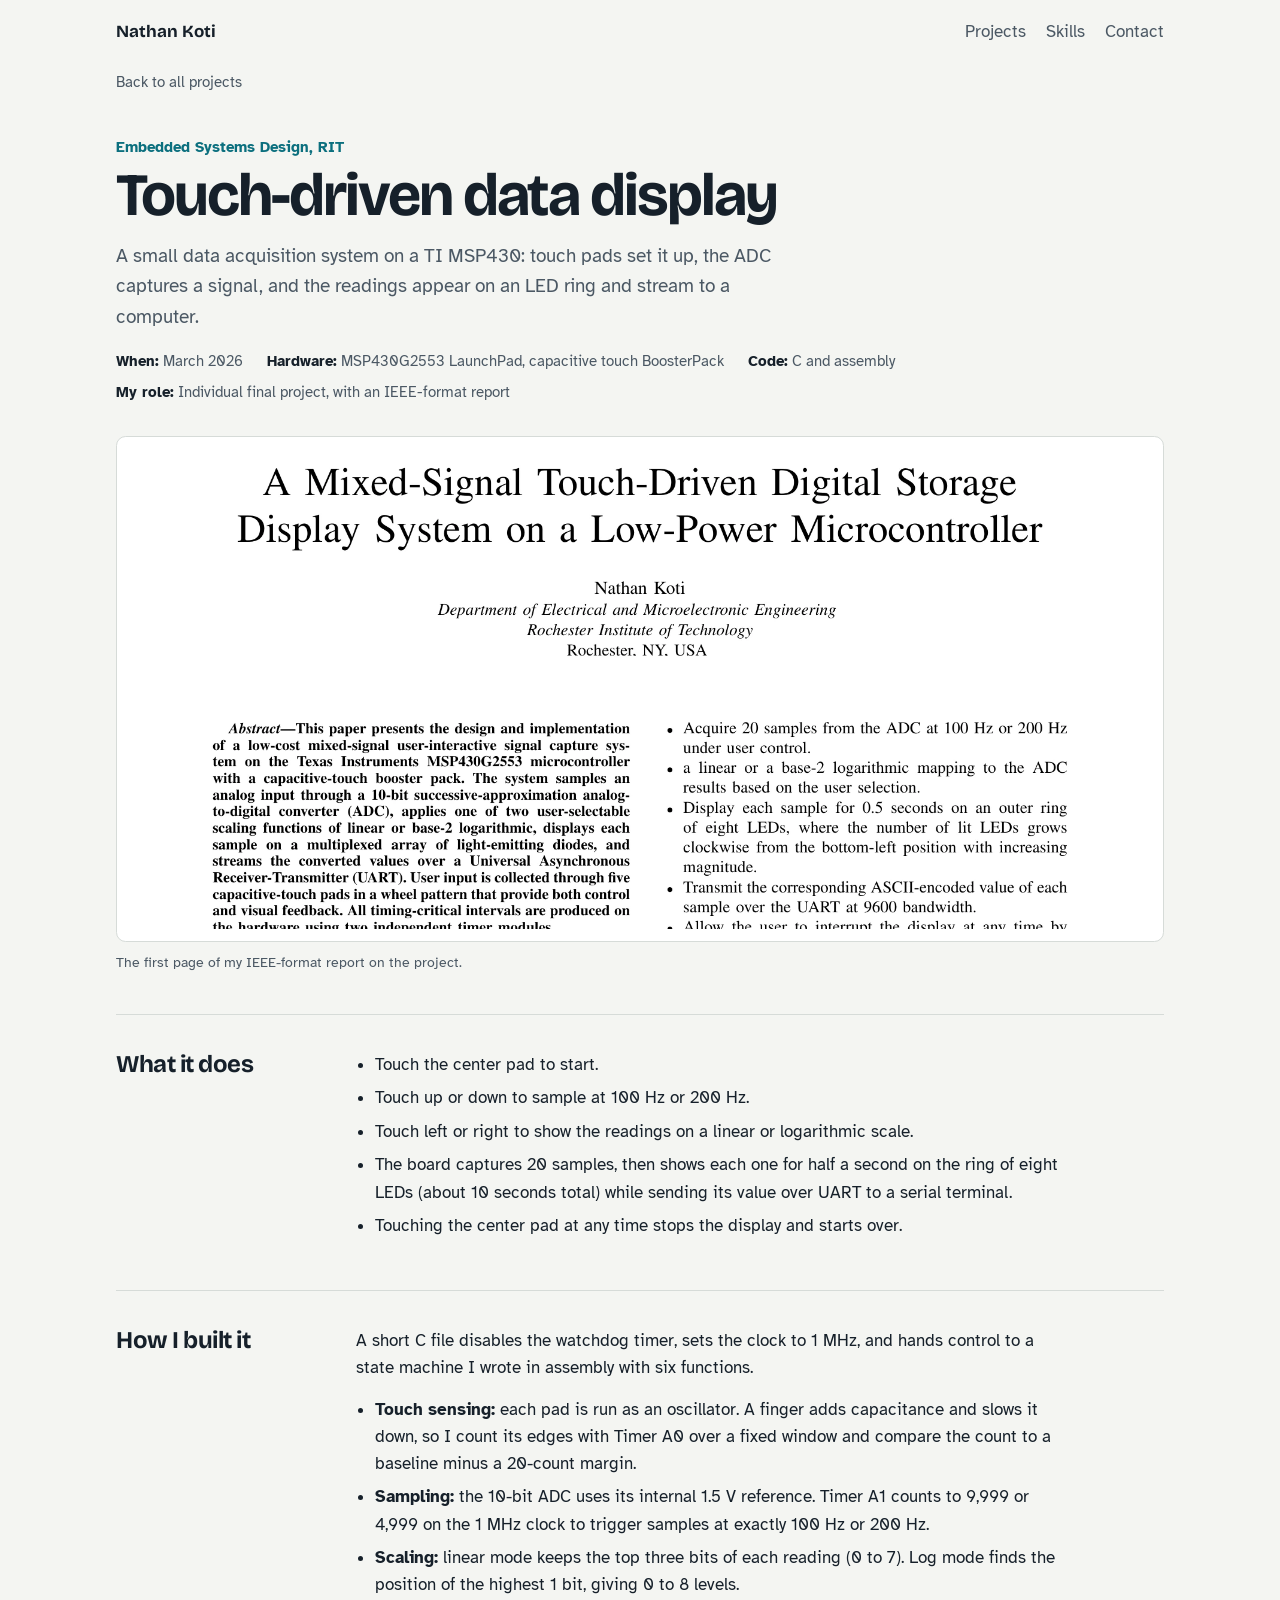
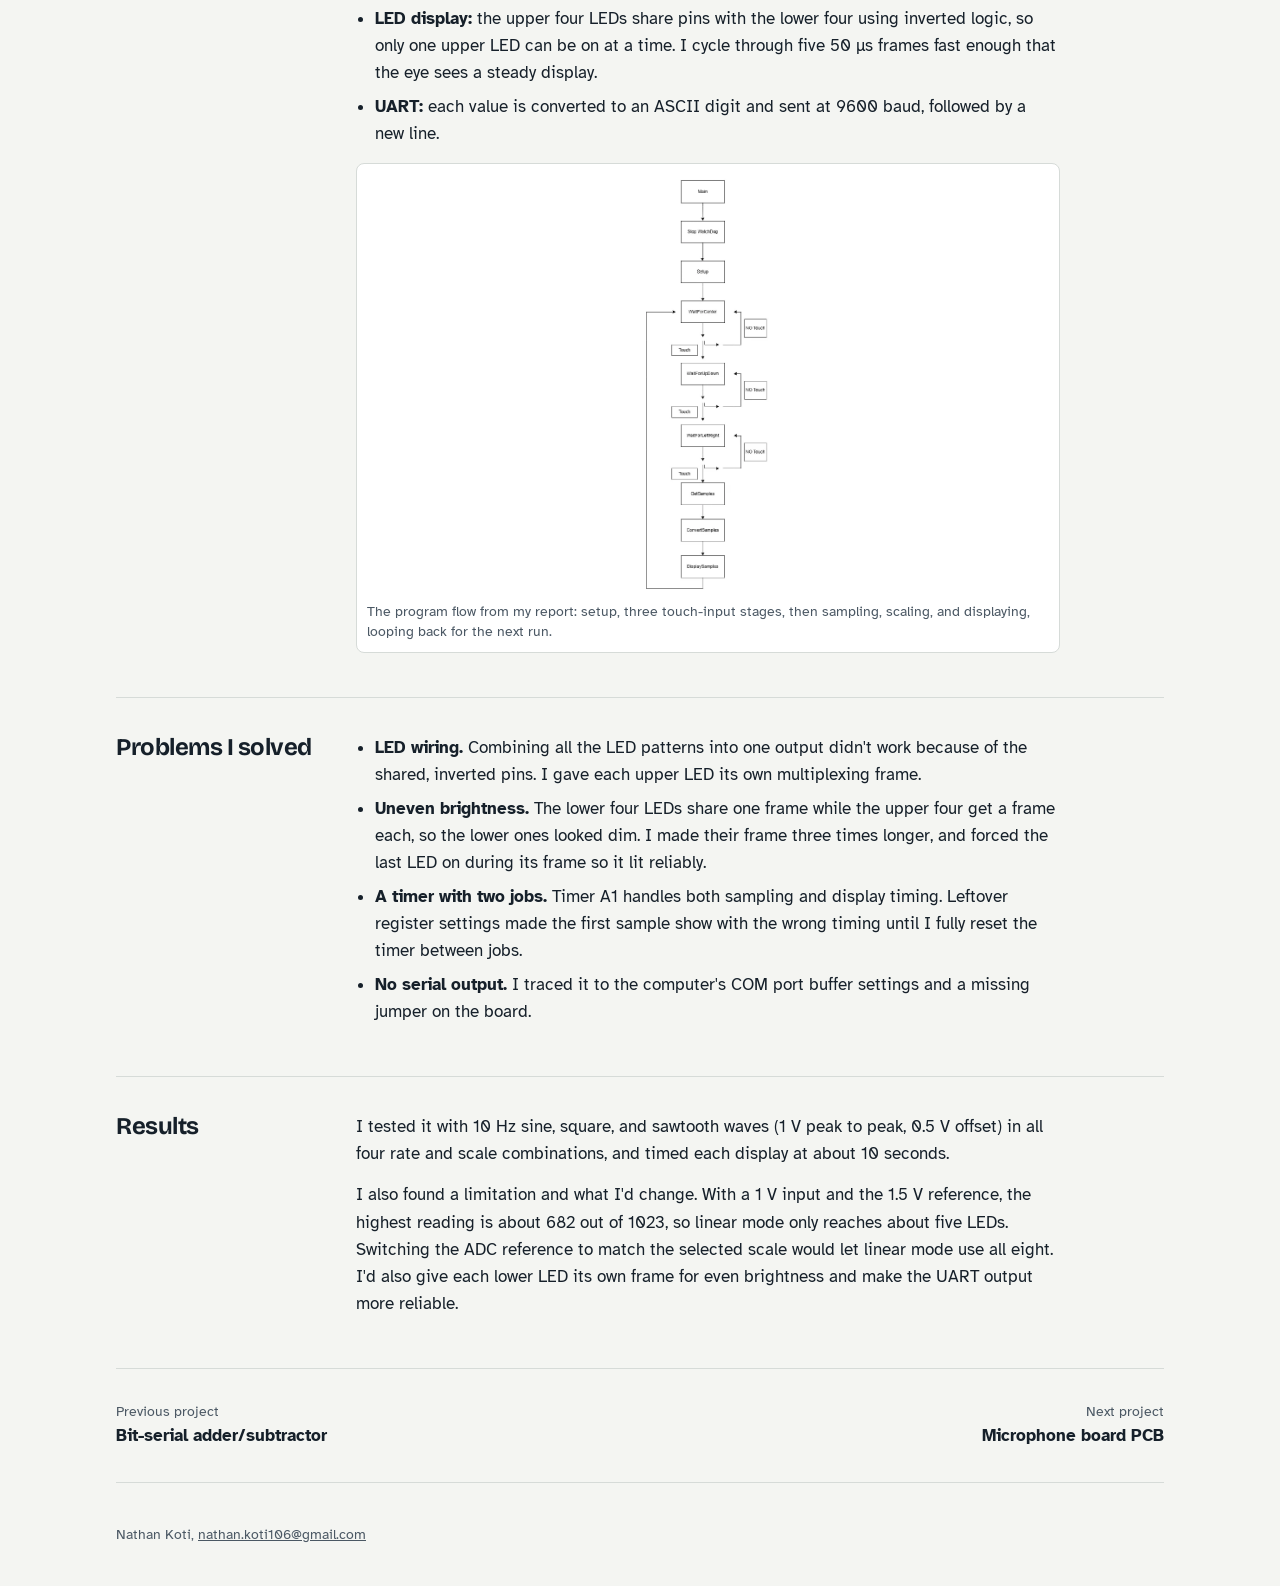
<file: touch-display.html>
<!doctype html>
<html lang="en">
<head>
<meta charset="utf-8">
<meta name="viewport" content="width=device-width, initial-scale=1">
<title>Touch-driven data display | Nathan Koti</title>
<meta name="description" content="A touch-controlled data acquisition system on the MSP430, written in C and assembly by Nathan Koti.">
<link rel="preconnect" href="https://fonts.googleapis.com">
<link rel="preconnect" href="https://fonts.gstatic.com" crossorigin>
<link href="https://fonts.googleapis.com/css2?family=Bricolage+Grotesque:opsz,wght@12..96,500;12..96,700&family=Atkinson+Hyperlegible:wght@400;700&display=swap" rel="stylesheet">
<link rel="stylesheet" href="style.css">
</head>
<body>
<div class="wrap" id="top">
  <header class="top">
    <a class="mark" href="index.html">Nathan Koti</a>
    <nav aria-label="Main">
      <a href="index.html#projects">Projects</a>
      <a href="index.html#skills">Skills</a>
      <a href="index.html#contact">Contact</a>
    </nav>
  </header>
  <a class="back" href="index.html#projects">Back to all projects</a>
  <div class="d-head">
    <p class="from">Embedded Systems Design, RIT</p>
    <h1>Touch-driven data display</h1>
    <p class="sum">A small data acquisition system on a TI MSP430: touch pads set it up, the ADC captures a signal, and the readings appear on an LED ring and stream to a computer.</p>
    <ul class="meta"><li><b>When:</b> March 2026</li><li><b>Hardware:</b> MSP430G2553 LaunchPad, capacitive touch BoosterPack</li><li><b>Code:</b> C and assembly</li><li><b>My role:</b> Individual final project, with an IEEE-format report</li></ul>
  </div>
  <figure class="hero-fig"><a href="touch-paper.webp"><img src="touch-paper.webp" alt="Title and abstract of my IEEE-format report" width="1480" height="802"></a><figcaption>The first page of my IEEE-format report on the project.</figcaption></figure>
  <section class="d-body">
    <h2>What it does</h2>
    <div class="prose">
      <ul>
        <li>Touch the center pad to start.</li>
        <li>Touch up or down to sample at 100 Hz or 200 Hz.</li>
        <li>Touch left or right to show the readings on a linear or logarithmic scale.</li>
        <li>The board captures 20 samples, then shows each one for half a second on the ring of eight LEDs (about 10 seconds total) while sending its value over UART to a serial terminal.</li>
        <li>Touching the center pad at any time stops the display and starts over.</li>
      </ul>
    </div>
  </section>
  <section class="d-body">
    <h2>How I built it</h2>
    <div class="prose">
      <p>A short C file disables the watchdog timer, sets the clock to 1 MHz, and hands control to a state machine I wrote in assembly with six functions.</p>
      <ul>
        <li><b>Touch sensing:</b> each pad is run as an oscillator. A finger adds capacitance and slows it down, so I count its edges with Timer A0 over a fixed window and compare the count to a baseline minus a 20-count margin.</li>
        <li><b>Sampling:</b> the 10-bit ADC uses its internal 1.5 V reference. Timer A1 counts to 9,999 or 4,999 on the 1 MHz clock to trigger samples at exactly 100 Hz or 200 Hz.</li>
        <li><b>Scaling:</b> linear mode keeps the top three bits of each reading (0 to 7). Log mode finds the position of the highest 1 bit, giving 0 to 8 levels.</li>
        <li><b>LED display:</b> the upper four LEDs share pins with the lower four using inverted logic, so only one upper LED can be on at a time. I cycle through five 50 µs frames fast enough that the eye sees a steady display.</li>
        <li><b>UART:</b> each value is converted to an ASCII digit and sent at 9600 baud, followed by a new line.</li>
      </ul>
      <div class="figs">
        <figure class="wide"><a href="touch-flowchart.webp"><img src="touch-flowchart.webp" alt="Flow chart of the program" width="310" height="970" loading="lazy"></a><figcaption>The program flow from my report: setup, three touch-input stages, then sampling, scaling, and displaying, looping back for the next run.</figcaption></figure>
      </div>
    </div>
  </section>
  <section class="d-body">
    <h2>Problems I solved</h2>
    <div class="prose">
      <ul>
        <li><b>LED wiring.</b> Combining all the LED patterns into one output didn't work because of the shared, inverted pins. I gave each upper LED its own multiplexing frame.</li>
        <li><b>Uneven brightness.</b> The lower four LEDs share one frame while the upper four get a frame each, so the lower ones looked dim. I made their frame three times longer, and forced the last LED on during its frame so it lit reliably.</li>
        <li><b>A timer with two jobs.</b> Timer A1 handles both sampling and display timing. Leftover register settings made the first sample show with the wrong timing until I fully reset the timer between jobs.</li>
        <li><b>No serial output.</b> I traced it to the computer's COM port buffer settings and a missing jumper on the board.</li>
      </ul>
    </div>
  </section>
  <section class="d-body">
    <h2>Results</h2>
    <div class="prose">
      <p>I tested it with 10 Hz sine, square, and sawtooth waves (1 V peak to peak, 0.5 V offset) in all four rate and scale combinations, and timed each display at about 10 seconds.</p>
      <p>I also found a limitation and what I'd change. With a 1 V input and the 1.5 V reference, the highest reading is about 682 out of 1023, so linear mode only reaches about five LEDs. Switching the ADC reference to match the selected scale would let linear mode use all eight. I'd also give each lower LED its own frame for even brightness and make the UART output more reliable.</p>
    </div>
  </section>
  <nav class="next" aria-label="More projects">
    <a href="serial-adder.html"><span>Previous project</span>Bit-serial adder/subtractor</a>
    <a href="mic-board.html" style="text-align:right"><span>Next project</span>Microphone board PCB</a>
  </nav>
  <footer>Nathan Koti, <a href="mailto:nathan.koti106@gmail.com">nathan.koti106@gmail.com</a></footer>
</div>
</body>
</html>
</file>
<file: style.css>
:root{
  --ink:#16202A;
  --ink-soft:#4B5864;
  --paper:#F4F5F2;
  --card:#FFFFFF;
  --line:#D6DBD8;
  --accent:#0B6F7E;
  --accent-soft:#E3F0F1;
}
@media (prefers-color-scheme: dark){
  :root{
    --ink:#E7ECEE;
    --ink-soft:#A6B3BC;
    --paper:#11181D;
    --card:#18222A;
    --line:#2A3943;
    --accent:#4FC3D3;
    --accent-soft:#16323A;
  }
}
*{box-sizing:border-box}
html{scroll-behavior:smooth}
@media (prefers-reduced-motion:reduce){html{scroll-behavior:auto}}
body{margin:0;background:var(--paper);color:var(--ink);font-family:"Atkinson Hyperlegible",system-ui,sans-serif;font-size:1.0625rem;line-height:1.6}
a{color:inherit}
a:focus-visible{outline:3px solid var(--accent);outline-offset:3px;border-radius:2px}
img{max-width:100%}
.wrap{max-width:68rem;margin:0 auto;padding:0 1.25rem}
h1,h2,h3{font-family:"Bricolage Grotesque",sans-serif;letter-spacing:-.02em;margin:0;line-height:1.15}
[id]{scroll-margin-top:4.5rem}

/* top bar */
.top{position:sticky;top:0;z-index:20;background:var(--paper);display:flex;justify-content:space-between;align-items:center;gap:1rem;padding:1.1rem 0}
.top .mark{font-family:"Bricolage Grotesque",sans-serif;font-weight:700;text-decoration:none;white-space:nowrap}
.top nav{display:flex;gap:1.25rem}
.top nav a{text-decoration:none;color:var(--ink-soft)}
.top nav a:hover{color:var(--ink);text-decoration:underline;text-underline-offset:4px}

/* hero */
.hero{display:grid;grid-template-columns:1fr 1.1fr;gap:2.5rem;align-items:center;padding:2rem 0 3.5rem}
.hero h1{font-weight:700;font-size:clamp(3rem,8vw,5.5rem);line-height:.95;letter-spacing:-.035em;margin-bottom:1.25rem}
.hero p{font-size:1.2rem;max-width:30rem;margin:0 0 1.25rem;color:var(--ink-soft)}
.hero p strong{color:var(--ink);font-weight:700}
.btns{display:flex;gap:.6rem;flex-wrap:wrap}
.btn{display:inline-block;padding:.55rem 1rem;border:1.5px solid var(--ink);border-radius:.4rem;text-decoration:none;font-weight:700;font-size:.95rem}
.btn:hover{background:var(--ink);color:var(--paper)}
.rtl{margin:0}
.rtl a{display:block;background:#fff;border:1px solid var(--line);border-radius:.6rem;padding:.75rem}
.rtl img{display:block;width:100%;height:auto}
.rtl figcaption{font-size:.875rem;color:var(--ink-soft);margin-top:.55rem}

/* sections */
section.block{padding:3rem 0;border-top:1px solid var(--line)}
.block > h2{font-size:2rem;margin-bottom:1.25rem}

/* project cards */
.projects{display:grid;grid-template-columns:1fr 1fr;gap:1.25rem}
.card{display:flex;flex-direction:column;background:var(--card);border:1px solid var(--line);border-radius:.6rem;overflow:hidden;text-decoration:none}
.card:hover{border-color:var(--accent)}
.card .pic{background:#fff;height:210px;display:flex;align-items:center;justify-content:center;border-bottom:1px solid var(--line);padding:.6rem}
.card .pic img{max-height:100%;width:auto;object-fit:contain}
.card .pic.fill{padding:0}
.card .pic.fill img{width:100%;height:100%;object-fit:cover}
.card .txt{padding:1.1rem 1.25rem 1.25rem;display:flex;flex-direction:column;flex:1}
.card .from{font-size:.82rem;font-weight:700;color:var(--accent);margin-bottom:.2rem}
.card h3{font-size:1.4rem;font-weight:500;margin-bottom:.45rem}
.card p{margin:0 0 .9rem;font-size:.98rem}
.card .more{margin-top:auto;font-weight:700;color:var(--accent);text-decoration:underline;text-underline-offset:4px;font-size:.95rem}

.tags{display:flex;flex-wrap:wrap;gap:.35rem;padding:0;margin:0 0 .9rem;list-style:none}
.tags li{font-size:.8rem;padding:.12rem .55rem;border-radius:999px;border:1px solid var(--line);background:var(--paper)}

/* skills */
.skills{display:grid;grid-template-columns:repeat(4,1fr);gap:1.25rem}
.skills h3{font-size:1.1rem;font-weight:500;margin-bottom:.5rem}
.skills p{margin:0;font-size:.95rem;color:var(--ink-soft)}
.coursework{margin:1.5rem 0 0;font-size:.95rem;color:var(--ink-soft)}
.coursework b{color:var(--ink)}

/* education and experience */
.rows{margin:0;padding:0;list-style:none}
.rows li{display:grid;grid-template-columns:1fr auto;gap:1rem;padding:.7rem 0;border-top:1px solid var(--line)}
.rows li:first-child{border-top:none}
.rows b{font-weight:700}
.rows span{color:var(--ink-soft)}
.rows .when{color:var(--ink-soft);font-size:.95rem;white-space:nowrap}

footer{padding:2.5rem 0;color:var(--ink-soft);font-size:.9rem;border-top:1px solid var(--line)}
footer a{color:var(--ink-soft)}

/* project detail pages */
.back{display:inline-block;margin:.5rem 0 0;color:var(--ink-soft);text-decoration:none;font-size:.95rem}
.back:hover{color:var(--ink);text-decoration:underline;text-underline-offset:4px}
.d-head{padding:1.5rem 0 2rem}
.d-head .from{font-weight:700;color:var(--accent);font-size:.95rem;margin-bottom:.35rem}
.d-head h1{font-size:clamp(2.4rem,6vw,3.75rem);line-height:1;letter-spacing:-.035em;margin-bottom:1rem}
.d-head .sum{font-size:1.2rem;color:var(--ink-soft);max-width:42rem;margin:0 0 1rem}
.meta{display:flex;flex-wrap:wrap;gap:.4rem 1.5rem;margin:0;padding:0;list-style:none;font-size:.95rem;color:var(--ink-soft)}
.meta b{color:var(--ink)}
.hero-fig{margin:0 0 2.5rem}
.hero-fig a{display:block;background:#fff;border:1px solid var(--line);border-radius:.6rem;padding:.75rem}
.hero-fig img{display:block;width:100%;height:auto;max-height:480px;object-fit:contain}
.hero-fig figcaption{font-size:.9rem;color:var(--ink-soft);margin-top:.55rem;max-width:48rem}

.d-body{display:grid;grid-template-columns:13rem 1fr;gap:2rem;padding:2.25rem 0;border-top:1px solid var(--line)}
.d-body > h2{font-size:1.5rem}
.prose{max-width:44rem}
.prose p{margin:0 0 .9rem}
.prose ul{margin:0 0 .9rem;padding-left:1.2rem}
.prose li{margin-bottom:.4rem}
.prose code,.eq{font-family:"Atkinson Hyperlegible",sans-serif;background:var(--accent-soft);padding:.05rem .35rem;border-radius:.25rem;font-size:.95em}
.ov{text-decoration:overline}

table.spec{border-collapse:collapse;width:100%;margin:0 0 1rem;font-size:.95rem;background:var(--card);border:1px solid var(--line);border-radius:.5rem;overflow:hidden}
table.spec th,table.spec td{text-align:left;padding:.5rem .75rem;border-top:1px solid var(--line);vertical-align:top}
table.spec tr:first-child th,table.spec tr:first-child td{border-top:none}
table.spec th{font-weight:700;width:38%}
table.spec thead th{background:var(--accent-soft);border-top:none}

.figs{display:grid;grid-template-columns:1fr 1fr;gap:1rem;margin:1rem 0 .5rem}
.figs figure{margin:0;background:var(--card);border:1px solid var(--line);border-radius:.5rem;padding:.6rem}
.figs figure a{display:block}
.figs img{display:block;width:100%;height:260px;object-fit:contain;background:#fff;border-radius:.3rem}
.figs figure.wide{grid-column:1 / -1}
.figs figure.wide img{height:auto;max-height:420px}
.figs figcaption{font-size:.875rem;color:var(--ink-soft);margin-top:.5rem;line-height:1.45}

.next{display:flex;justify-content:space-between;gap:1rem;flex-wrap:wrap;padding:2rem 0;border-top:1px solid var(--line)}
.next a{text-decoration:none;font-weight:700}
.next a span{display:block;font-weight:400;font-size:.85rem;color:var(--ink-soft)}
.next a:hover{color:var(--accent)}

@media (max-width:900px){
  .skills{grid-template-columns:1fr 1fr}
}
@media (max-width:820px){
  .hero{grid-template-columns:1fr;padding:1rem 0 2.5rem}
  .projects{grid-template-columns:1fr}
  .d-body{grid-template-columns:1fr;gap:.75rem}
  .figs{grid-template-columns:1fr}
  .figs img{height:230px}
  .rows li{grid-template-columns:1fr;gap:0}
}
@media (max-width:520px){
  .skills{grid-template-columns:1fr}
  .top nav{gap:.8rem;font-size:.92rem}
}
</file>
